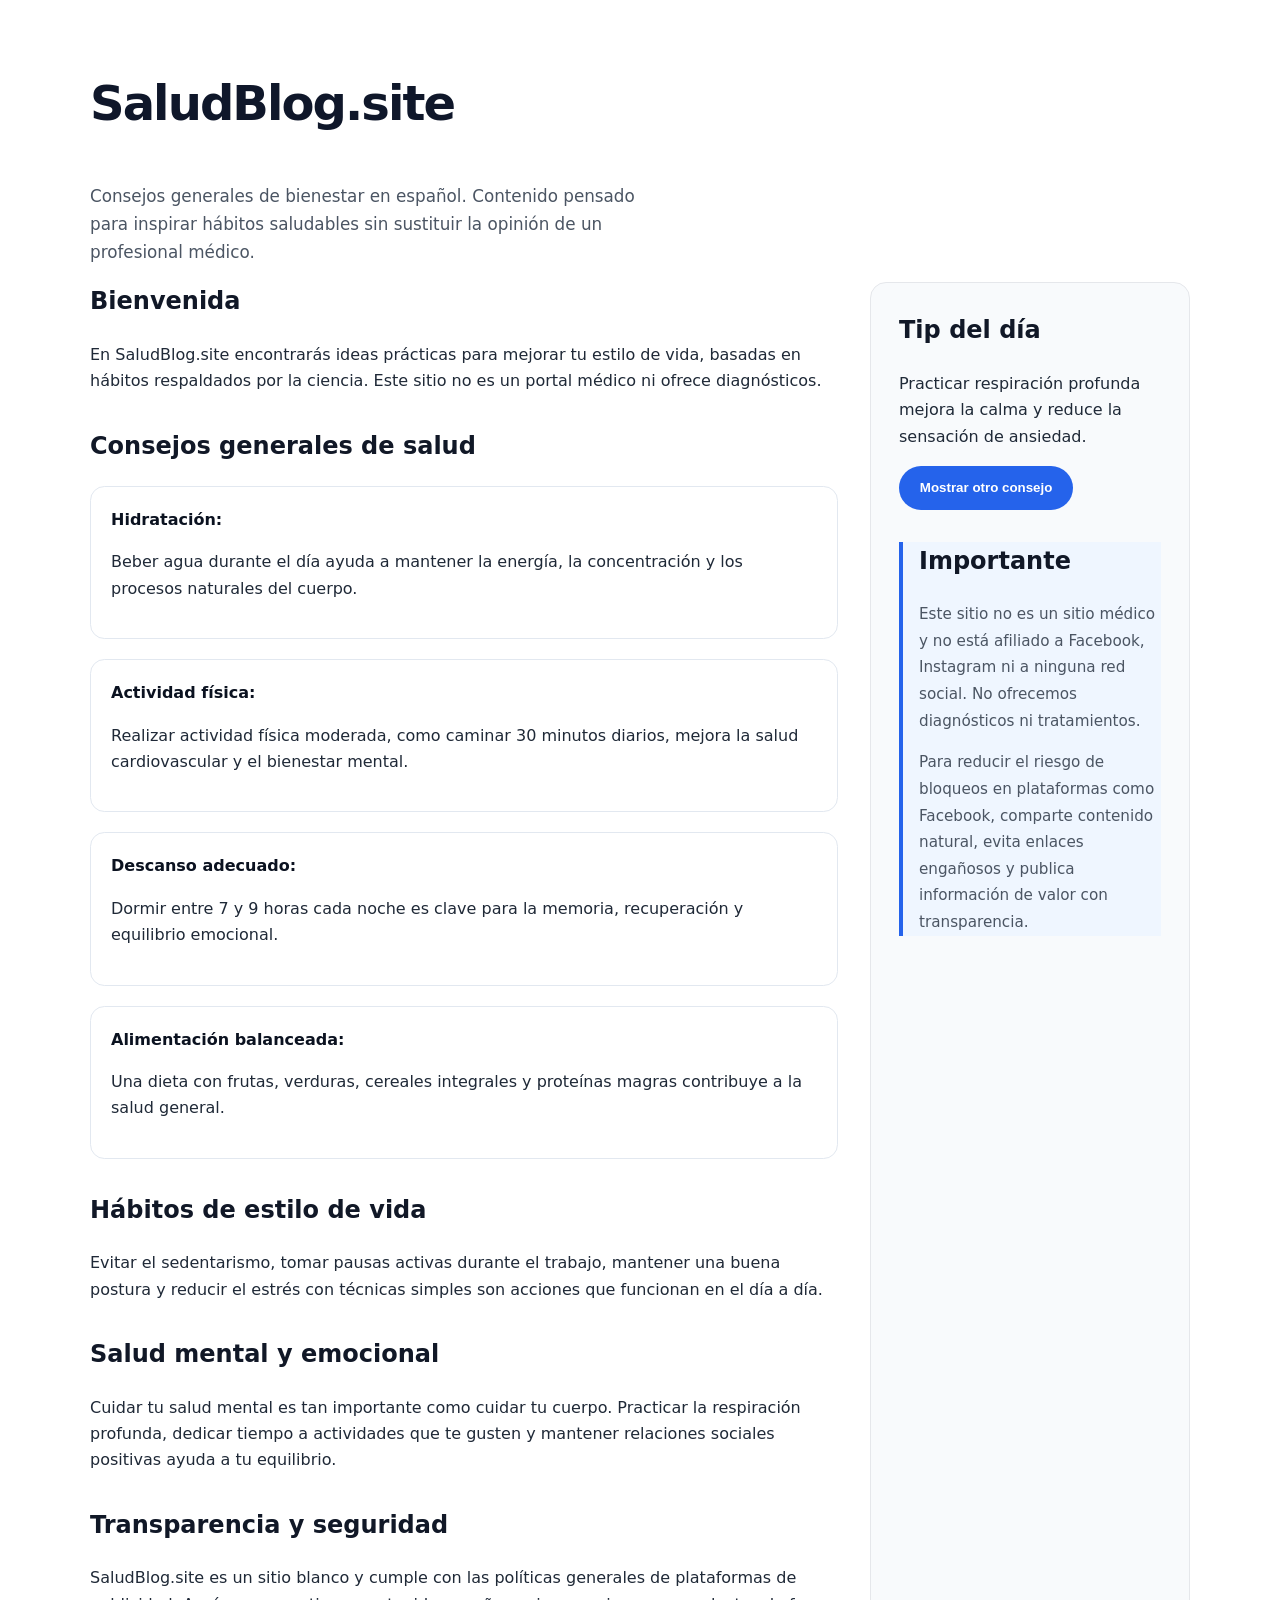
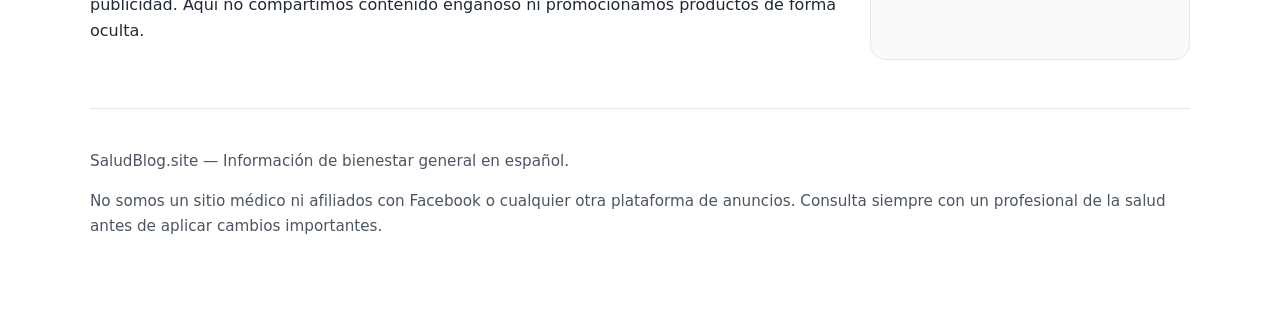
<file: index.html>
<!DOCTYPE html>
<html lang="es">
<head>
    <meta charset="UTF-8">
    <meta name="viewport" content="width=device-width, initial-scale=1.0">
    <meta name="description" content="SaludBlog.site ofrece consejos generales de salud en español, prácticos y validados científicamente, sin ser un sitio médico ni afiliado a Facebook.">
    <meta name="author" content="SaludBlog.site">
    <title>SaludBlog.site | Consejos generales de salud</title>
    <link rel="stylesheet" href="style.css">
    <meta name="facebook-domain-verification" content="hhbqtlywq6nyjk2agghingdvq5zoyb" />
</head>
<body>
    <div class="container">
        <header>
            <div class="intro">
                <h1>SaludBlog.site</h1>
                <p>Consejos generales de bienestar en español. Contenido pensado para inspirar hábitos saludables sin sustituir la opinión de un profesional médico.</p>
            </div>
        </header>

        <div class="main-grid">
            <article>
                <section>
                    <h2>Bienvenida</h2>
                    <p>En SaludBlog.site encontrarás ideas prácticas para mejorar tu estilo de vida, basadas en hábitos respaldados por la ciencia. Este sitio no es un portal médico ni ofrece diagnósticos.</p>
                </section>

                <section>
                    <h2>Consejos generales de salud</h2>
                    <div class="card-list">
                        <div class="card">
                            <strong>Hidratación:</strong>
                            <p>Beber agua durante el día ayuda a mantener la energía, la concentración y los procesos naturales del cuerpo.</p>
                        </div>
                        <div class="card">
                            <strong>Actividad física:</strong>
                            <p>Realizar actividad física moderada, como caminar 30 minutos diarios, mejora la salud cardiovascular y el bienestar mental.</p>
                        </div>
                        <div class="card">
                            <strong>Descanso adecuado:</strong>
                            <p>Dormir entre 7 y 9 horas cada noche es clave para la memoria, recuperación y equilibrio emocional.</p>
                        </div>
                        <div class="card">
                            <strong>Alimentación balanceada:</strong>
                            <p>Una dieta con frutas, verduras, cereales integrales y proteínas magras contribuye a la salud general.</p>
                        </div>
                    </div>
                </section>

                <section>
                    <h2>Hábitos de estilo de vida</h2>
                    <p>Evitar el sedentarismo, tomar pausas activas durante el trabajo, mantener una buena postura y reducir el estrés con técnicas simples son acciones que funcionan en el día a día.</p>
                </section>

                <section>
                    <h2>Salud mental y emocional</h2>
                    <p>Cuidar tu salud mental es tan importante como cuidar tu cuerpo. Practicar la respiración profunda, dedicar tiempo a actividades que te gusten y mantener relaciones sociales positivas ayuda a tu equilibrio.</p>
                </section>

                <section>
                    <h2>Transparencia y seguridad</h2>
                    <p>SaludBlog.site es un sitio blanco y cumple con las políticas generales de plataformas de publicidad. Aquí no compartimos contenido engañoso ni promocionamos productos de forma oculta.</p>
                </section>
            </article>

            <aside>
                <section>
                    <h2>Tip del día</h2>
                    <p id="daily-tip">Cargando consejo...</p>
                    <button id="refresh-tip">Mostrar otro consejo</button>
                </section>

                <section class="disclaimer">
                    <h2>Importante</h2>
                    <p class="note">Este sitio no es un sitio médico y no está afiliado a Facebook, Instagram ni a ninguna red social. No ofrecemos diagnósticos ni tratamientos.</p>
                    <p class="note">Para reducir el riesgo de bloqueos en plataformas como Facebook, comparte contenido natural, evita enlaces engañosos y publica información de valor con transparencia.</p>
                </section>
            </aside>
        </div>

        <footer>
            <p>SaludBlog.site — Información de bienestar general en español.</p>
            <p>No somos un sitio médico ni afiliados con Facebook o cualquier otra plataforma de anuncios. Consulta siempre con un profesional de la salud antes de aplicar cambios importantes.</p>
        </footer>
    </div>

    <script src="script.js"></script>
</body>
</html>
</file>
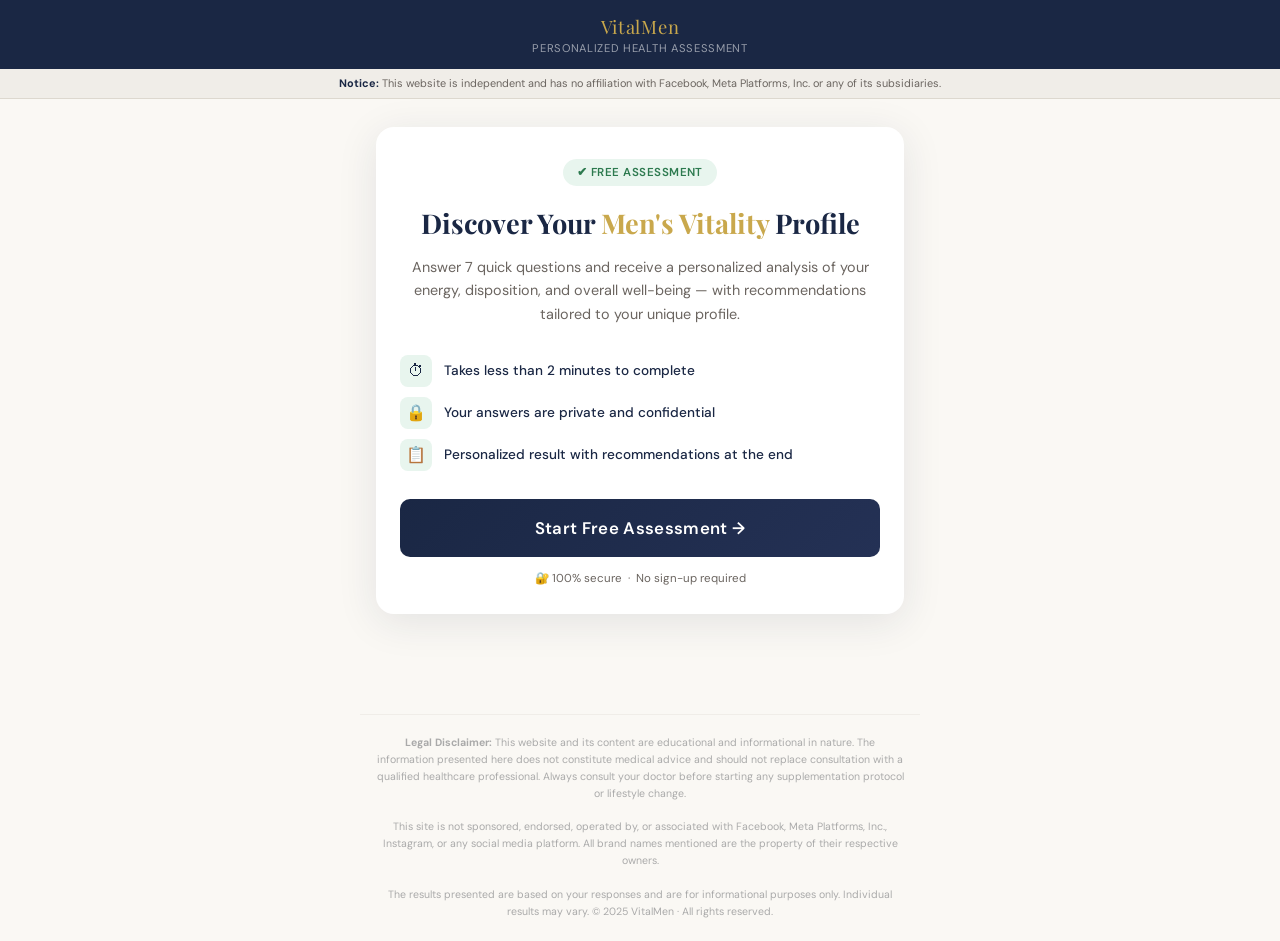
<file: hydrox-white.html>
<!DOCTYPE html>
<html lang="en">
<head>
<meta charset="UTF-8">
<meta name="viewport" content="width=device-width, initial-scale=1.0">
<title>Men's Health Assessment | Personalized Result</title>
<meta name="description" content="Answer 7 questions and discover your men's vitality profile with personalized recommendations.">
<link rel="preconnect" href="https://fonts.googleapis.com">
<link href="https://fonts.googleapis.com/css2?family=Playfair+Display:wght@600;700&family=DM+Sans:wght@300;400;500;600&display=swap" rel="stylesheet">
<style>
  :root {
    --navy: #1a2744;
    --navy-light: #243155;
    --gold: #c9a84c;
    --gold-light: #e4c97a;
    --cream: #faf8f4;
    --white: #ffffff;
    --gray-light: #f0ede8;
    --gray-mid: #c8c2b8;
    --gray-text: #6b6560;
    --green: #2d7a4f;
    --green-light: #e8f5ee;
    --shadow: 0 8px 40px rgba(26,39,68,0.10);
    --radius: 18px;
    --radius-sm: 10px;
  }
  * { box-sizing: border-box; margin: 0; padding: 0; }
  body { font-family: 'DM Sans', sans-serif; background: var(--cream); color: var(--navy); min-height: 100vh; }

  .header { background: var(--navy); padding: 14px 20px; text-align: center; position: sticky; top: 0; z-index: 100; }
  .header-logo { font-family: 'Playfair Display', serif; color: var(--gold); font-size: 1.15rem; letter-spacing: 0.04em; }
  .header-sub { color: rgba(255,255,255,0.55); font-size: 0.7rem; margin-top: 2px; letter-spacing: 0.06em; text-transform: uppercase; }

  .disclaimer-stripe { background: #f0ede8; border-bottom: 1px solid #ddd8cf; padding: 7px 20px; text-align: center; font-size: 0.68rem; color: var(--gray-text); line-height: 1.4; }
  .disclaimer-stripe strong { color: var(--navy); }

  .main { max-width: 560px; margin: 0 auto; padding: 28px 16px 60px; }

  .progress-wrap { margin-bottom: 28px; }
  .progress-meta { display: flex; justify-content: space-between; align-items: center; margin-bottom: 8px; }
  .progress-label { font-size: 0.75rem; color: var(--gray-text); font-weight: 500; letter-spacing: 0.04em; }
  .progress-pct { font-size: 0.75rem; font-weight: 600; color: var(--gold); }
  .progress-track { height: 6px; background: var(--gray-light); border-radius: 99px; overflow: hidden; }
  .progress-fill { height: 100%; background: linear-gradient(90deg, var(--gold), var(--gold-light)); border-radius: 99px; transition: width 0.5s cubic-bezier(.4,0,.2,1); }

  .card { background: var(--white); border-radius: var(--radius); box-shadow: var(--shadow); padding: 32px 24px 28px; animation: fadeUp 0.4s ease both; }
  @keyframes fadeUp { from { opacity:0; transform:translateY(18px); } to { opacity:1; transform:translateY(0); } }

  .q-number { display: inline-flex; align-items: center; gap: 6px; font-size: 0.72rem; font-weight: 600; color: var(--gold); text-transform: uppercase; letter-spacing: 0.08em; margin-bottom: 12px; }
  .q-number span { display: inline-block; width: 22px; height: 22px; background: var(--navy); color: var(--white); border-radius: 50%; text-align: center; line-height: 22px; font-size: 0.68rem; }
  .q-title { font-family: 'Playfair Display', serif; font-size: 1.28rem; font-weight: 700; color: var(--navy); line-height: 1.4; margin-bottom: 8px; }
  .q-subtitle { font-size: 0.82rem; color: var(--gray-text); margin-bottom: 24px; line-height: 1.5; }

  .options { display: flex; flex-direction: column; gap: 10px; }
  .opt-btn { display: flex; align-items: center; gap: 14px; padding: 14px 18px; border: 2px solid var(--gray-light); border-radius: var(--radius-sm); background: var(--cream); cursor: pointer; transition: all 0.22s ease; text-align: left; font-family: 'DM Sans', sans-serif; font-size: 0.9rem; color: var(--navy); font-weight: 500; line-height: 1.4; }
  .opt-btn:hover { border-color: var(--gold); background: #fdf9f0; transform: translateX(4px); }
  .opt-btn.selected { border-color: var(--navy); background: var(--navy); color: var(--white); }
  .opt-icon { font-size: 1.3rem; flex-shrink: 0; width: 32px; text-align: center; }

  .scale-wrap { margin-top: 8px; }
  .scale-labels { display: flex; justify-content: space-between; font-size: 0.7rem; color: var(--gray-text); margin-bottom: 10px; }
  .scale-btns { display: flex; gap: 8px; }
  .scale-btn { flex: 1; aspect-ratio: 1; max-width: 52px; border: 2px solid var(--gray-light); background: var(--cream); border-radius: var(--radius-sm); font-size: 0.9rem; font-weight: 600; color: var(--navy); cursor: pointer; transition: all 0.2s ease; font-family: 'DM Sans', sans-serif; }
  .scale-btn:hover { border-color: var(--gold); background: #fdf9f0; }
  .scale-btn.selected { background: var(--navy); color: var(--white); border-color: var(--navy); }

  .btn-next { width: 100%; margin-top: 22px; padding: 16px; background: linear-gradient(135deg, var(--navy), var(--navy-light)); color: var(--white); border: none; border-radius: var(--radius-sm); font-family: 'DM Sans', sans-serif; font-size: 1rem; font-weight: 600; cursor: pointer; letter-spacing: 0.02em; transition: all 0.22s ease; display: none; }
  .btn-next:hover { transform: translateY(-2px); box-shadow: 0 8px 24px rgba(26,39,68,0.2); }
  .btn-next.visible { display: block; animation: fadeUp 0.3s ease; }

  .intro-screen { text-align: center; }
  .intro-badge { display: inline-flex; align-items: center; gap: 6px; background: var(--green-light); color: var(--green); font-size: 0.72rem; font-weight: 600; padding: 6px 14px; border-radius: 99px; margin-bottom: 20px; letter-spacing: 0.04em; text-transform: uppercase; }
  .intro-title { font-family: 'Playfair Display', serif; font-size: 1.7rem; font-weight: 700; color: var(--navy); line-height: 1.3; margin-bottom: 14px; }
  .intro-title em { color: var(--gold); font-style: normal; }
  .intro-desc { font-size: 0.9rem; color: var(--gray-text); line-height: 1.65; margin-bottom: 28px; }
  .intro-features { display: flex; flex-direction: column; gap: 10px; margin-bottom: 28px; text-align: left; }
  .intro-feature { display: flex; align-items: center; gap: 12px; font-size: 0.85rem; color: var(--navy); font-weight: 500; }
  .intro-feature-icon { width: 32px; height: 32px; background: var(--green-light); border-radius: 8px; display: flex; align-items: center; justify-content: center; font-size: 1rem; flex-shrink: 0; }
  .btn-start { width: 100%; padding: 18px; background: linear-gradient(135deg, #1a2744, #243155); color: var(--white); border: none; border-radius: var(--radius-sm); font-family: 'DM Sans', sans-serif; font-size: 1.05rem; font-weight: 600; cursor: pointer; letter-spacing: 0.02em; transition: all 0.22s ease; position: relative; overflow: hidden; }
  .btn-start::after { content:''; position:absolute; inset:0; background:linear-gradient(135deg, var(--gold), var(--gold-light)); opacity:0; transition:opacity 0.3s ease; }
  .btn-start:hover::after { opacity:1; }
  .btn-start span { position:relative; z-index:1; }
  .intro-note { margin-top: 14px; font-size: 0.72rem; color: var(--gray-text); display: flex; align-items: center; justify-content: center; gap: 5px; }

  .loading-screen { text-align: center; padding: 20px 0; }
  .loading-title { font-family: 'Playfair Display', serif; font-size: 1.35rem; font-weight: 700; color: var(--navy); margin-bottom: 8px; }
  .loading-sub { font-size: 0.82rem; color: var(--gray-text); margin-bottom: 32px; }
  .loading-bar-wrap { background: var(--gray-light); border-radius: 99px; height: 8px; overflow: hidden; margin-bottom: 10px; }
  .loading-bar { height: 100%; width: 0%; background: linear-gradient(90deg, var(--navy), var(--gold)); border-radius: 99px; transition: width 0.4s ease; }
  .loading-status { font-size: 0.75rem; color: var(--gray-text); margin-bottom: 24px; min-height: 18px; }
  .loading-steps { display: flex; flex-direction: column; gap: 12px; text-align: left; }
  .loading-step { display: flex; align-items: center; gap: 12px; font-size: 0.82rem; color: var(--gray-text); transition: color 0.3s ease; }
  .loading-step.done { color: var(--green); }
  .loading-step-icon { width: 24px; height: 24px; border-radius: 50%; border: 2px solid var(--gray-mid); display: flex; align-items: center; justify-content: center; font-size: 0.7rem; transition: all 0.3s ease; flex-shrink: 0; }
  .loading-step.done .loading-step-icon { background: var(--green); border-color: var(--green); color: white; }

  .result-header { text-align: center; margin-bottom: 24px; }
  .result-score-wrap { display: inline-flex; flex-direction: column; align-items: center; gap: 4px; background: var(--navy); border-radius: 20px; padding: 20px 32px; margin-bottom: 16px; }
  .result-score-label { font-size: 0.7rem; color: rgba(255,255,255,0.6); text-transform: uppercase; letter-spacing: 0.08em; }
  .result-score-value { font-family: 'Playfair Display', serif; font-size: 2.4rem; font-weight: 700; color: var(--gold); line-height: 1; }
  .result-score-max { font-size: 0.8rem; color: rgba(255,255,255,0.5); }
  .result-profile { font-family: 'Playfair Display', serif; font-size: 1.5rem; font-weight: 700; color: var(--navy); margin-bottom: 8px; }
  .result-tagline { font-size: 0.85rem; color: var(--gray-text); line-height: 1.55; max-width: 380px; margin: 0 auto 24px; }

  .result-areas { display: flex; flex-direction: column; gap: 12px; margin-bottom: 24px; }
  .result-area { background: var(--cream); border-radius: var(--radius-sm); padding: 14px 16px; display: flex; align-items: center; gap: 12px; }
  .result-area-icon { font-size: 1.2rem; flex-shrink: 0; }
  .result-area-content { flex: 1; }
  .result-area-label { font-size: 0.78rem; font-weight: 600; color: var(--navy); margin-bottom: 4px; display: flex; justify-content: space-between; }
  .result-area-bar { height: 6px; background: var(--gray-light); border-radius: 99px; overflow: hidden; }
  .result-area-fill { height: 100%; border-radius: 99px; transition: width 1s ease 0.5s; }
  .fill-red { background: #e74c3c; }
  .fill-orange { background: #e67e22; }
  .fill-yellow { background: #f1c40f; }
  .fill-green { background: var(--green); }

  .result-highlight { background: linear-gradient(135deg, #fff9ee, #fff4dc); border: 1.5px solid var(--gold-light); border-radius: var(--radius-sm); padding: 18px 20px; margin-bottom: 24px; }
  .result-highlight-title { font-size: 0.78rem; font-weight: 600; color: var(--gold); text-transform: uppercase; letter-spacing: 0.06em; margin-bottom: 8px; }
  .result-highlight-text { font-size: 0.88rem; color: var(--navy); line-height: 1.6; }

  .result-cta { background: var(--navy); border-radius: var(--radius); padding: 24px 20px; text-align: center; margin-bottom: 16px; }
  .result-cta-tag { display: inline-block; background: var(--gold); color: var(--navy); font-size: 0.68rem; font-weight: 700; padding: 4px 12px; border-radius: 99px; margin-bottom: 12px; text-transform: uppercase; letter-spacing: 0.06em; }
  .result-cta-title { font-family: 'Playfair Display', serif; font-size: 1.25rem; color: var(--white); font-weight: 700; margin-bottom: 8px; line-height: 1.35; }
  .result-cta-desc { font-size: 0.82rem; color: rgba(255,255,255,0.65); margin-bottom: 20px; line-height: 1.55; }
  .btn-cta { display: block; width: 100%; padding: 17px; background: linear-gradient(135deg, var(--gold), var(--gold-light)); color: var(--navy); border: none; border-radius: var(--radius-sm); font-family: 'DM Sans', sans-serif; font-size: 1rem; font-weight: 700; cursor: pointer; text-decoration: none; transition: all 0.22s ease; letter-spacing: 0.01em; }
  .btn-cta:hover { transform: translateY(-2px); box-shadow: 0 8px 24px rgba(201,168,76,0.35); }
  .result-cta-secure { margin-top: 12px; font-size: 0.7rem; color: rgba(255,255,255,0.4); display: flex; align-items: center; justify-content: center; gap: 5px; }

  .result-social-proof { display: flex; align-items: center; justify-content: center; gap: 8px; font-size: 0.75rem; color: var(--gray-text); margin-bottom: 20px; }
  .avatars { display: flex; }
  .avatar { width: 26px; height: 26px; border-radius: 50%; border: 2px solid white; background: var(--navy-light); color: var(--gold); font-size: 0.6rem; font-weight: 700; display: flex; align-items: center; justify-content: center; margin-left: -6px; }
  .avatar:first-child { margin-left: 0; }

  .footer-disclaimer { margin-top: 40px; padding: 20px 16px; border-top: 1px solid var(--gray-light); font-size: 0.66rem; color: #aaa; text-align: center; line-height: 1.6; max-width: 560px; margin-left: auto; margin-right: auto; }

  .hidden { display: none !important; }

  @media (max-width: 400px) {
    .q-title { font-size: 1.12rem; }
    .intro-title { font-size: 1.4rem; }
    .card { padding: 24px 18px 22px; }
    .scale-btns { gap: 5px; }
  }
</style>
</head>
<body>

<header class="header">
  <div class="header-logo">VitalMen</div>
  <div class="header-sub">Personalized Health Assessment</div>
</header>

<div class="disclaimer-stripe">
  <strong>Notice:</strong> This website is independent and has no affiliation with Facebook, Meta Platforms, Inc. or any of its subsidiaries.
</div>

<div class="main">

  <div id="screen-intro" class="card intro-screen">
    <div class="intro-badge">✔ Free Assessment</div>
    <h1 class="intro-title">Discover Your <em>Men's Vitality</em> Profile</h1>
    <p class="intro-desc">Answer 7 quick questions and receive a personalized analysis of your energy, disposition, and overall well-being — with recommendations tailored to your unique profile.</p>
    <div class="intro-features">
      <div class="intro-feature">
        <div class="intro-feature-icon">⏱</div>
        <span>Takes less than 2 minutes to complete</span>
      </div>
      <div class="intro-feature">
        <div class="intro-feature-icon">🔒</div>
        <span>Your answers are private and confidential</span>
      </div>
      <div class="intro-feature">
        <div class="intro-feature-icon">📋</div>
        <span>Personalized result with recommendations at the end</span>
      </div>
    </div>
    <button class="btn-start" onclick="startQuiz()"><span>Start Free Assessment →</span></button>
    <p class="intro-note">🔐 100% secure &nbsp;·&nbsp; No sign-up required</p>
  </div>

  <div id="progress-wrap" class="progress-wrap hidden">
    <div class="progress-meta">
      <span class="progress-label" id="progress-label">Question 1 of 7</span>
      <span class="progress-pct" id="progress-pct">14%</span>
    </div>
    <div class="progress-track">
      <div class="progress-fill" id="progress-fill" style="width:14%"></div>
    </div>
  </div>

  <div id="screen-quiz" class="hidden"></div>

  <div id="screen-loading" class="card loading-screen hidden">
    <div class="loading-title">Analyzing your responses…</div>
    <div class="loading-sub">Please wait while we build your personalized profile</div>
    <div class="loading-bar-wrap">
      <div class="loading-bar" id="loading-bar"></div>
    </div>
    <div class="loading-status" id="loading-status">Starting analysis…</div>
    <div class="loading-steps">
      <div class="loading-step" id="ls-1"><div class="loading-step-icon">1</div> Evaluating energy levels and daily disposition</div>
      <div class="loading-step" id="ls-2"><div class="loading-step-icon">2</div> Analyzing sleep patterns and recovery quality</div>
      <div class="loading-step" id="ls-3"><div class="loading-step-icon">3</div> Calculating vitality indicators</div>
      <div class="loading-step" id="ls-4"><div class="loading-step-icon">4</div> Generating personalized recommendations</div>
    </div>
  </div>

  <div id="screen-result" class="hidden"></div>

</div>

<div class="footer-disclaimer">
  <p><strong>Legal Disclaimer:</strong> This website and its content are educational and informational in nature. The information presented here does not constitute medical advice and should not replace consultation with a qualified healthcare professional. Always consult your doctor before starting any supplementation protocol or lifestyle change.</p>
  <br>
  <p>This site is not sponsored, endorsed, operated by, or associated with Facebook, Meta Platforms, Inc., Instagram, or any social media platform. All brand names mentioned are the property of their respective owners.</p>
  <br>
  <p>The results presented are based on your responses and are for informational purposes only. Individual results may vary. © 2025 VitalMen · All rights reserved.</p>
</div>

<script>
const questions = [
  {
    id: 1, type: 'options', tag: 'Energy & Drive',
    title: 'How would you describe your energy levels throughout the day?',
    subtitle: 'Think about your typical routine over the past 2 weeks.',
    options: [
      { icon: '⚡', text: 'Excellent — I feel active, sharp, and productive', value: 4 },
      { icon: '😊', text: 'Good — stable energy for most of the day', value: 3 },
      { icon: '😐', text: 'Average — frequent highs and lows during the day', value: 2 },
      { icon: '😔', text: 'Low — I feel tired and drained almost all the time', value: 1 },
    ]
  },
  {
    id: 2, type: 'options', tag: 'Sleep & Recovery',
    title: 'How would you rate the quality of your sleep most nights?',
    subtitle: 'Consider how easily you fall asleep and how you feel upon waking.',
    options: [
      { icon: '😴', text: 'Excellent — I sleep deeply and wake up refreshed', value: 4 },
      { icon: '🌙', text: 'Good — decent sleep, but occasionally wake up tired', value: 3 },
      { icon: '💤', text: 'Inconsistent — restless or interrupted sleep frequently', value: 2 },
      { icon: '😫', text: 'Poor — I have great difficulty sleeping or feeling rested', value: 1 },
    ]
  },
  {
    id: 3, type: 'scale', tag: 'Motivation & Well-being',
    title: 'How would you rate your motivation and interest in activities you used to enjoy?',
    subtitle: 'On a scale from 1 (very low) to 5 (very high)',
    scaleMin: 'Very low', scaleMax: 'Very high',
  },
  {
    id: 4, type: 'options', tag: 'Strength & Physical',
    title: 'How do you feel about your physical strength and stamina for daily tasks?',
    subtitle: 'Climbing stairs, carrying groceries, exercising.',
    options: [
      { icon: '💪', text: 'Excellent — I feel strong and physically capable', value: 4 },
      { icon: '🏃', text: 'Good — I handle daily activities without difficulty', value: 3 },
      { icon: '🚶', text: 'Average — I get tired more easily than I used to', value: 2 },
      { icon: '😓', text: 'Weak — I have noticeably lost strength and endurance', value: 1 },
    ]
  },
  {
    id: 5, type: 'options', tag: 'Mood & Mind',
    title: 'Over the past 30 days, how has your emotional state and focus been?',
    subtitle: 'Include mental clarity, concentration, and emotional balance.',
    options: [
      { icon: '😎', text: 'Excellent — sharp focus and stable mood consistently', value: 4 },
      { icon: '🙂', text: 'Good — I feel balanced most days', value: 3 },
      { icon: '😶', text: 'Average — frequent irritability or difficulty concentrating', value: 2 },
      { icon: '😞', text: 'Difficult — low mood and trouble staying focused', value: 1 },
    ]
  },
  {
    id: 6, type: 'options', tag: 'Lifestyle',
    title: 'How would you describe your current diet and exercise habits?',
    subtitle: 'Be honest about your general health routines.',
    options: [
      { icon: '🥗', text: 'Balanced — I eat well and exercise regularly', value: 4 },
      { icon: '🍽️', text: 'Reasonable — I try to take care of myself, but not always consistently', value: 3 },
      { icon: '🍔', text: 'Irregular — my diet and exercise habits could be much better', value: 2 },
      { icon: '😅', text: 'I need to significantly improve both areas', value: 1 },
    ]
  },
  {
    id: 7, type: 'scale', tag: 'Overall Self-Assessment',
    title: 'Overall, how do you rate your current health and male vitality?',
    subtitle: 'On a scale from 1 (need a lot of improvement) to 5 (excellent)',
    scaleMin: 'Need improvement', scaleMax: 'Excellent',
  },
];

let currentQ = 0;
let answers = [];

function startQuiz() {
  document.getElementById('screen-intro').classList.add('hidden');
  document.getElementById('progress-wrap').classList.remove('hidden');
  renderQuestion();
}

function renderQuestion() {
  const q = questions[currentQ];
  const pct = Math.round(((currentQ + 1) / questions.length) * 100);
  document.getElementById('progress-label').textContent = `Question ${currentQ + 1} of ${questions.length}`;
  document.getElementById('progress-pct').textContent = pct + '%';
  document.getElementById('progress-fill').style.width = pct + '%';

  let html = `<div class="card"><div class="q-number"><span>${currentQ + 1}</span> ${q.tag}</div><h2 class="q-title">${q.title}</h2><p class="q-subtitle">${q.subtitle}</p>`;

  if (q.type === 'options') {
    html += `<div class="options">`;
    q.options.forEach(opt => {
      html += `<button class="opt-btn" onclick="selectOption(this,${opt.value})"><span class="opt-icon">${opt.icon}</span><span>${opt.text}</span></button>`;
    });
    html += `</div>`;
  } else {
    html += `<div class="scale-wrap"><div class="scale-labels"><span>${q.scaleMin}</span><span>${q.scaleMax}</span></div><div class="scale-btns">`;
    for (let v = 1; v <= 5; v++) html += `<button class="scale-btn" onclick="selectScale(this,${v})">${v}</button>`;
    html += `</div></div>`;
  }

  html += `<button class="btn-next" id="btn-next" onclick="nextQuestion()">Next →</button></div>`;

  const screen = document.getElementById('screen-quiz');
  screen.innerHTML = html;
  screen.classList.remove('hidden');
  window.scrollTo({ top: 0, behavior: 'smooth' });
}

function selectOption(el, value) {
  document.querySelectorAll('.opt-btn').forEach(b => b.classList.remove('selected'));
  el.classList.add('selected');
  answers[currentQ] = value;
  document.getElementById('btn-next').classList.add('visible');
}

function selectScale(el, value) {
  document.querySelectorAll('.scale-btn').forEach(b => b.classList.remove('selected'));
  el.classList.add('selected');
  answers[currentQ] = Math.round((value / 5) * 4);
  document.getElementById('btn-next').classList.add('visible');
}

function nextQuestion() {
  currentQ++;
  if (currentQ >= questions.length) showLoading();
  else renderQuestion();
}

function showLoading() {
  document.getElementById('screen-quiz').classList.add('hidden');
  document.getElementById('progress-wrap').classList.add('hidden');
  const ls = document.getElementById('screen-loading');
  ls.classList.remove('hidden');
  window.scrollTo({ top: 0, behavior: 'smooth' });

  const bar = document.getElementById('loading-bar');
  const status = document.getElementById('loading-status');
  const steps = ['ls-1','ls-2','ls-3','ls-4'];
  const msgs = [
    'Evaluating energy levels and daily disposition…',
    'Analyzing sleep patterns and recovery quality…',
    'Calculating vitality indicators…',
    'Generating personalized recommendations…',
    'Finalizing your profile…'
  ];
  let progress = 0, stepIdx = 0;

  const iv = setInterval(() => {
    progress += Math.random() * 18 + 8;
    if (progress > 100) progress = 100;
    bar.style.width = progress + '%';
    status.textContent = msgs[Math.min(Math.floor((progress/100)*msgs.length), msgs.length-1)];
    const ns = Math.floor((progress/100)*steps.length);
    while (stepIdx < ns && stepIdx < steps.length) {
      document.getElementById(steps[stepIdx]).classList.add('done');
      stepIdx++;
    }
    if (progress >= 100) { clearInterval(iv); setTimeout(showResult, 600); }
  }, 300);
}

function showResult() {
  const score = answers.reduce((a,b)=>a+b,0);
  const maxScore = questions.length * 4;
  const pct = Math.round((score / maxScore) * 100);

  let profile, tagline, highlight;
  if (pct >= 80) {
    profile = 'Alpha Profile — Peak Vitality';
    tagline = "Your indicators show an excellent level of men's health. You're on the right track! Small optimizations can take your performance to the next level.";
    highlight = "Men with your profile typically look to amplify their existing results. The ideal focus is maintaining consistency and accelerating gains in energy and vitality you've already built.";
  } else if (pct >= 60) {
    profile = 'Beta Profile — Moderate Vitality';
    tagline = "You have a solid foundation, but there are specific areas where your vitality can be elevated with the right adjustments.";
    highlight = "Men with your profile frequently find that small changes in routine create big results in energy, drive, and overall well-being — often within a short time.";
  } else if (pct >= 40) {
    profile = 'Sigma Profile — Attention Recommended';
    tagline = "Your assessment reveals that some essential aspects of men's health deserve attention. There is significant potential for improvement available to you.";
    highlight = "For men with your profile, there is a real opportunity to reclaim energy, drive, and well-being with the right strategies and proper support.";
  } else {
    profile = 'Omega Profile — Support Needed';
    tagline = "Your profile indicates that multiple aspects of your vitality need support. The good news: it is entirely possible to turn this around.";
    highlight = "Many men with a profile similar to yours achieved a significant transformation by adopting a structured men's vitality recovery protocol.";
  }

  const areaData = [
    { label: 'Energy & Drive', icon: '⚡', val: answers[0]||2, max:4 },
    { label: 'Sleep Quality', icon: '🌙', val: answers[1]||2, max:4 },
    { label: 'Motivation & Well-being', icon: '🔥', val: answers[2]||2, max:4 },
    { label: 'Physical Strength', icon: '💪', val: answers[3]||2, max:4 },
    { label: 'Mood & Mental Focus', icon: '🧠', val: answers[4]||2, max:4 },
  ];

  function getColor(v,m){const p=v/m;return p>=.75?'fill-green':p>=.5?'fill-yellow':p>=.25?'fill-orange':'fill-red';}

  const areasHtml = areaData.map(a=>{
    const w=Math.round((a.val/a.max)*100);
    return `<div class="result-area"><span class="result-area-icon">${a.icon}</span><div class="result-area-content"><div class="result-area-label"><span>${a.label}</span><span>${w}%</span></div><div class="result-area-bar"><div class="result-area-fill ${getColor(a.val,a.max)}" style="width:${w}%"></div></div></div></div>`;
  }).join('');

  const html = `
    <div class="card">
      <div class="result-header">
        <div class="result-score-wrap">
          <span class="result-score-label">Vitality Score</span>
          <span class="result-score-value">${pct}</span>
          <span class="result-score-max">out of 100 points</span>
        </div>
        <h2 class="result-profile">${profile}</h2>
        <p class="result-tagline">${tagline}</p>
      </div>
      <div class="result-areas">${areasHtml}</div>
      <div class="result-highlight">
        <div class="result-highlight-title">📋 Your Profile Analysis</div>
        <p class="result-highlight-text">${highlight}</p>
      </div>
      <div class="result-social-proof">
        <div class="avatars">
          <div class="avatar">JT</div><div class="avatar">MR</div><div class="avatar">AS</div><div class="avatar">+</div>
        </div>
        <span>+2,400 men have already received their result today</span>
      </div>
      <div class="result-cta">
        <span class="result-cta-tag">✦ Recommended for your profile</span>
        <h3 class="result-cta-title">Personalized Men's Vitality Protocol</h3>
        <p class="result-cta-desc">Based on your profile, we've prepared a specific protocol for men with your characteristics — focused on energy, drive, and male well-being.</p>
        <a class="btn-cta" href="https://buy.stripe.com/9B67sN72y0prelAgxc8EM0d" target="_blank" rel="noopener noreferrer">See My Personalized Protocol →</a>
        <div class="result-cta-secure">🔒 Secure checkout &nbsp;·&nbsp; Instant access &nbsp;·&nbsp; Guarantee included</div>
      </div>
      <div style="font-size:0.72rem;color:var(--gray-text);text-align:center;line-height:1.5;margin-top:8px;">
        This site has no affiliation with Facebook or Meta Platforms, Inc.<br>
        Recommendations are based on your response profile and are for informational purposes only.
      </div>
    </div>
  `;

  document.getElementById('screen-loading').classList.add('hidden');
  const rs = document.getElementById('screen-result');
  rs.innerHTML = html;
  rs.classList.remove('hidden');
  window.scrollTo({ top: 0, behavior: 'smooth' });

  setTimeout(() => {
    document.querySelectorAll('.result-area-fill').forEach(el => {
      const w = el.style.width; el.style.width = '0%';
      setTimeout(() => { el.style.width = w; }, 100);
    });
  }, 200);
}
</script>
</body>
</html>
</file>
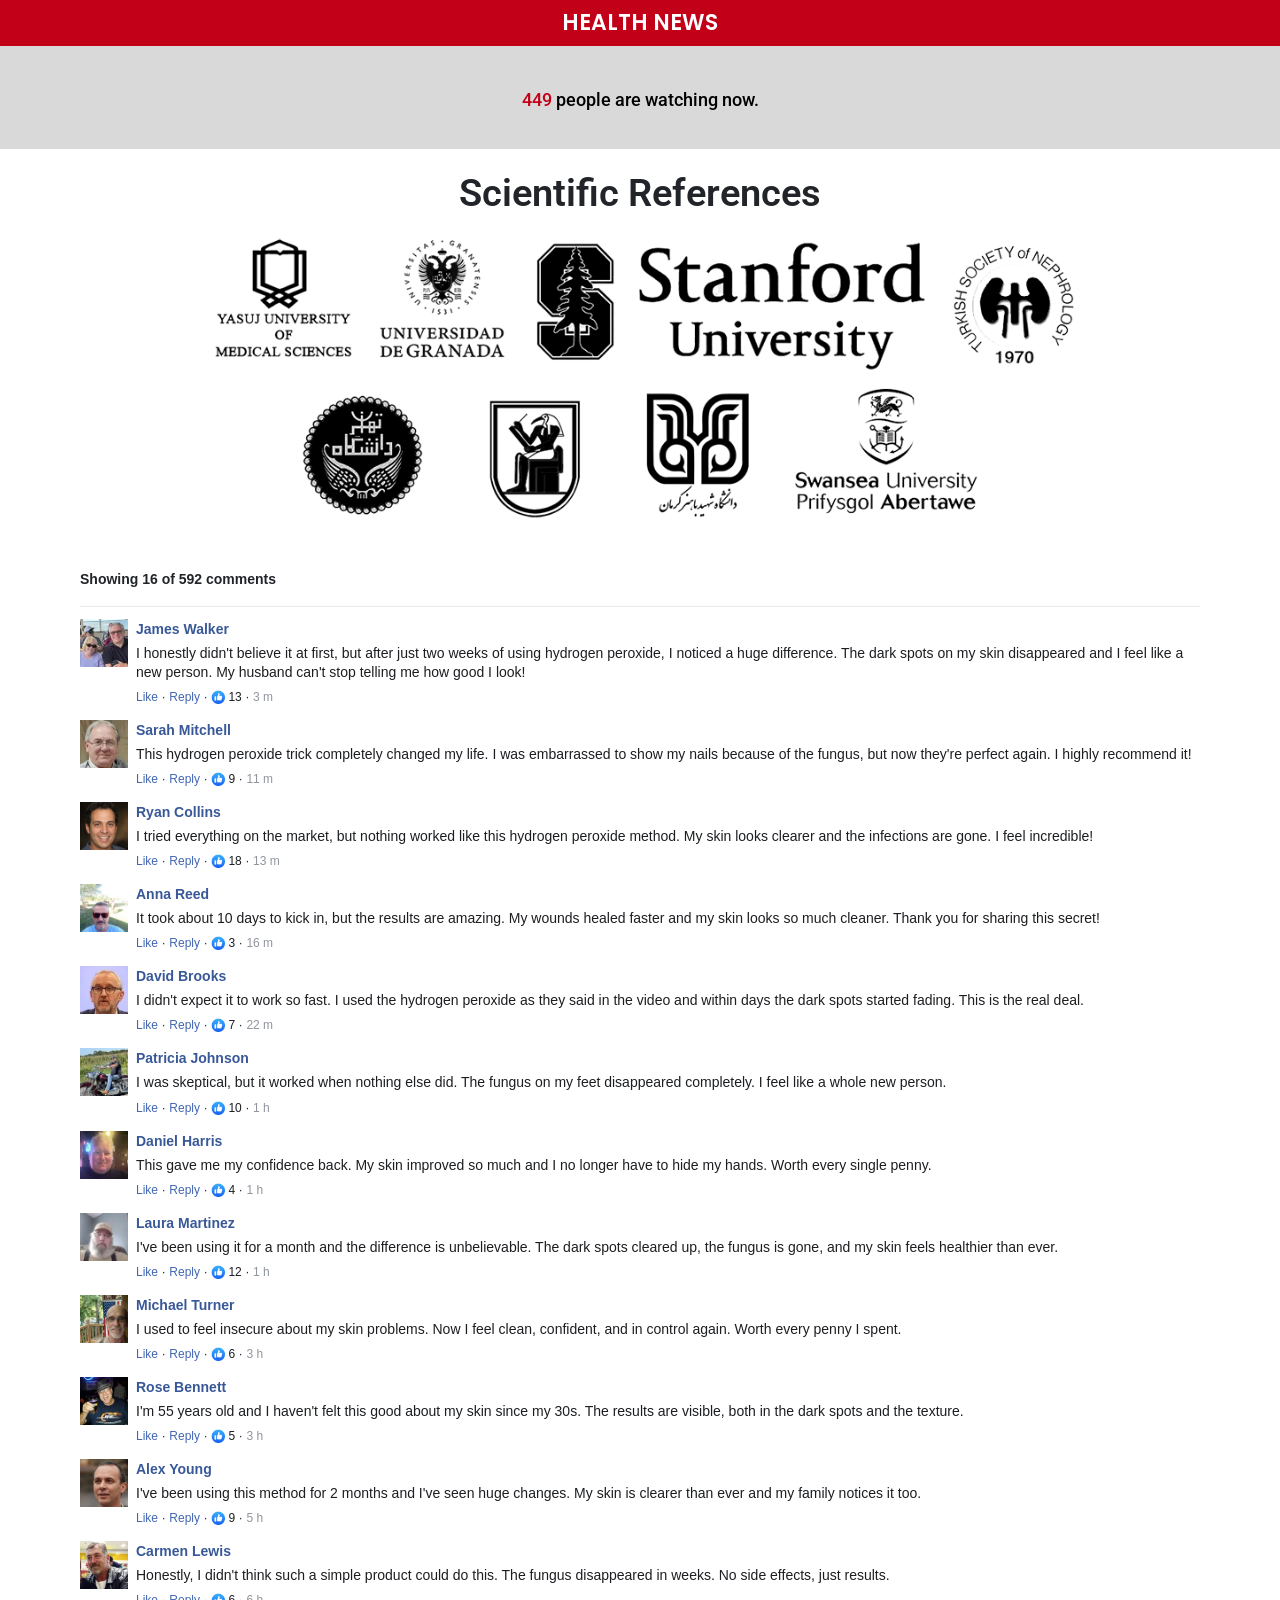
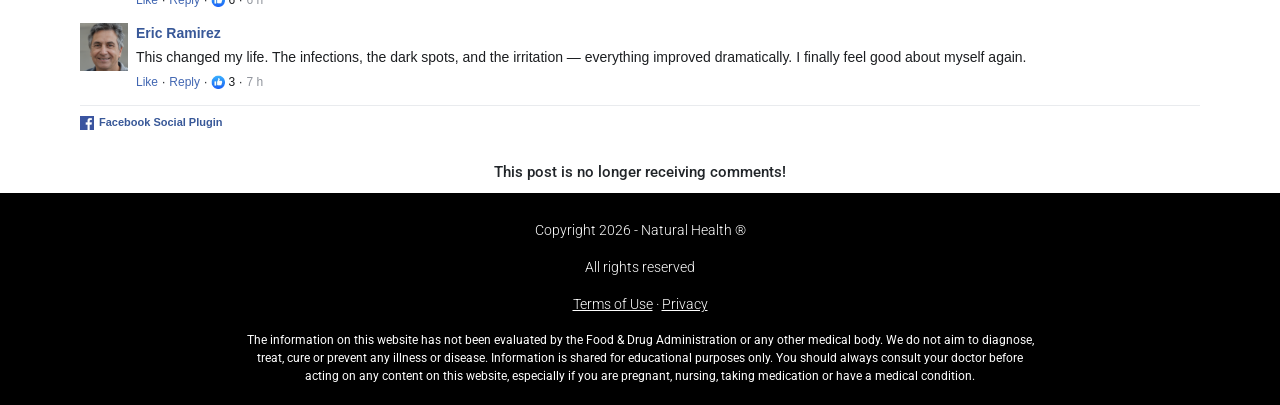
<file: hydrox.html>
<!DOCTYPE html>
<html lang="en" dir="ltr">
<head>
  <meta charset="UTF-8">
  <meta name="viewport" content="width=device-width,initial-scale=1,shrink-to-fit=no">
  <title>Watch Now</title>
  <meta name="robots" content="noindex, nofollow">
  <meta name="description" content="Watch Now">
  <meta property="og:type" content="website">
  <meta property="og:title" content="Watch Now">
  <meta property="og:description" content="Watch Now">
  <link rel="preconnect" href="https://fonts.googleapis.com">
  <link rel="preconnect" href="https://fonts.gstatic.com" crossorigin>
  <link href="https://fonts.googleapis.com/css2?family=Montserrat:ital,wght@0,400;0,600;0,700;0,800;0,900;1,700;1,800;1,900&family=Poppins:wght@600;700;800&family=Roboto:wght@300;400;500;600;700&display=swap" rel="stylesheet">
  <link rel="stylesheet" href="https://cdn.jsdelivr.net/npm/bootstrap@5.3.3/dist/css/bootstrap.min.css">
  <link rel="stylesheet" href="https://cdn.jsdelivr.net/npm/bootstrap-icons@1.11.3/font/bootstrap-icons.min.css">
  
  
<script>
  window.pixelId = "69c2c389da734dc742b4e57a";
  var a = document.createElement("script");
  a.setAttribute("async", "");
  a.setAttribute("defer", "");
  a.setAttribute("src", "https://cdn.utmify.com.br/scripts/pixel/pixel.js");
  document.head.appendChild(a);
</script>
  <script>
  const link = 'https://mzcursos.com/back01-hydro-eng/';

  function setBackRedirect(url) {
    const sourceParams = document.location.search.replace('?', '').trim();
    let finalUrl = url.trim();

    if (sourceParams) {
      const separator = finalUrl.indexOf('?') > -1 ? '&' : '?';
      finalUrl = finalUrl + separator + sourceParams;
    }

    history.pushState({}, '', location.href);
    history.pushState({}, '', location.href);
    history.pushState({}, '', location.href);

    window.addEventListener('popstate', () => {
      console.log('onpopstate', finalUrl);
      setTimeout(() => {
        location.href = finalUrl;
      }, 1);
    });
  }

  setBackRedirect(link);
</script>

  <style>
    body { font-family:'Roboto',sans-serif; margin:0; padding:0; -webkit-font-smoothing:antialiased; overflow-x:hidden; background:#ffffff; user-select:none; }
    .top-banner { background:#c20017; padding:10px; text-align:center; }
    .top-banner h3 { font-family:'Poppins',sans-serif; font-weight:600; font-size:22px; line-height:26px; color:#fff; margin:0; }
    @media(max-width:480px){ .top-banner{padding:5px 10px} .top-banner h3{font-size:14px;line-height:20px} }
    .vsl-section { background:#d9d9d9; padding:20px; }
    @media(max-width:480px){ .vsl-section{padding:10px} }
    .vsl-headline { font-family:'Poppins',sans-serif; font-weight:700; font-size:24px; line-height:32px; text-align:center; color:#000; padding:0 10px 10px; }
    .vsl-headline span { color:#c20017; }
    @media(max-width:480px){ .vsl-headline{font-size:15px;line-height:22px} }
    .vsl-player { width:100%; padding:10px 0; }
    .vsl-player vturb-smartplayer { display:block; margin:0 auto; width:100%; }
    .watchers-text { text-align:center; font-size:18px; font-weight:500; color:#000; padding:0 10px; }
    .watchers-text span { color:#c20017; }
    @media(max-width:480px){ .watchers-text{font-size:15px;line-height:20px} }
    .products-outer { background:#d9d9d9; padding:20px 10px 40px; }
    @media(max-width:480px){ .products-outer{background:#000;padding:10px 8px 20px} }
    .product-box { background:#fff; border:1px solid #ccc; border-radius:20px; box-shadow:14px 12px 20px -12px rgba(0,0,0,.23); padding:35px 0; max-width:1140px; margin:0 auto; }
    @media(max-width:480px){ .product-box{padding:20px 10px} }
    .congrats-title { font-family:'Poppins',sans-serif; font-weight:800; font-size:36px; line-height:42px; text-align:center; color:#038a49; padding:0 20px; animation:zoomPulse 2s ease-in-out infinite; }
    .congrats-title .black { color:#000; }
    @keyframes zoomPulse { 0%,100%{transform:scale(1)} 50%{transform:scale(1.03)} }
    @media(max-width:480px){ .congrats-title{font-size:22px;line-height:29px;padding:0 5px} }
    .orders-text { font-family:'Poppins',sans-serif; font-weight:600; font-size:24px; text-align:center; color:#000; padding:10px 20px; }
    .orders-text span { color:#c20017; }
    @media(max-width:480px){ .orders-text{font-size:18px;line-height:30px;padding:0 5px} }
    .claim-title { font-family:'Poppins',sans-serif; font-weight:600; font-size:36px; text-align:center; color:#000; padding:50px 20px 20px; }
    .claim-title span { color:#c20017; }
    @media(max-width:480px){ .claim-title{font-size:22px;line-height:28px;padding:20px 5px 10px} }
    .faq-wrap { padding:40px 20px 0; }
    @media(max-width:480px){ .faq-wrap{padding:20px 5px 0} }
    .faq-wrap .acc-item { background:#f7f8fa; border-radius:10px; overflow:hidden; margin-bottom:12px; }
    .faq-wrap .acc-title { display:flex; justify-content:space-between; align-items:center; padding:15px 20px; cursor:pointer; font-family:'Poppins',sans-serif; font-weight:600; font-size:22px; user-select:none; }
    @media(max-width:480px){ .faq-wrap .acc-title{font-size:16px} }
    .faq-wrap .acc-icon { font-size:20px; color:#038a49; font-weight:700; transition:transform .3s; }
    .faq-wrap .acc-title.active .acc-icon { transform:rotate(45deg); }
    .faq-wrap .acc-body { max-height:0; overflow:hidden; transition:max-height .4s ease,padding .4s ease; padding:0 20px; font-family:'Roboto',sans-serif; font-weight:400; font-size:15px; line-height:1.6; }
    .faq-wrap .acc-body.open { max-height:300px; padding:0 20px 15px; }
    @media(max-width:480px){ .faq-wrap .acc-body{font-size:12px} }
    .references { text-align:center; padding:20px; }
    .references h2 { font-family:'Roboto',sans-serif; font-weight:600; font-size:38px; line-height:48px; }
    @media(max-width:480px){ .references h2{font-size:26px;line-height:32px} }
    .references img { width:70%; margin:0 auto; }
    @media(max-width:480px){ .references img{width:100%} }
    .comments-wrap { background:#fff; max-width:1140px; margin:0 auto; padding:20px 10px; }
    .co-header { font-family:Helvetica,Arial,sans-serif; font-weight:600; font-size:14px; border-bottom:1px solid #e9ebee; padding-bottom:16px; margin-bottom:12px; }
    .fb-comment { display:flex; align-items:flex-start; gap:8px; margin-bottom:14px; }
    .fb-avatar { width:48px; height:48px; flex-shrink:0; overflow:hidden; }
    .fb-avatar img { width:100%; height:100%; object-fit:cover; }
    .fb-user { color:#385898; font-weight:600; font-size:14px; font-family:Helvetica,Arial,sans-serif; text-transform:capitalize; }
    .fb-text { color:#1c1e21; font-size:14px; font-weight:400; font-family:Helvetica,Arial,sans-serif; line-height:19.12px; margin:4px 0 6px; word-break:break-word; }
    .fb-meta { display:flex; align-items:center; gap:4px; font-size:12px; font-family:Helvetica,Arial,sans-serif; }
    .fb-meta .act { color:#4267b2; cursor:pointer; }
    .fb-meta .act:hover { text-decoration:underline; }
    .fb-meta .likes { display:flex; align-items:center; gap:3px; color:#1c1e21; }
    .fb-meta .likes img { width:14px; height:14px; }
    .fb-meta .time { color:#90949c; }
    .co-footer { border-top:1px solid #e9ebee; padding-top:8px; display:flex; align-items:center; gap:5px; }
    .co-footer img { width:14px; height:14px; }
    .co-footer span { color:#385898; font-weight:600; font-family:Helvetica,Arial,sans-serif; font-size:11px; }
    .no-comments { text-align:center; font-size:15px; font-weight:500; padding:10px; background:#fff; max-width:1140px; margin:0 auto; }
    @media(max-width:480px){ .no-comments{font-size:13px} }
    .site-footer { background:#000; color:#fff; text-align:center; padding:20px 10px; font-size:14px; font-weight:300; }
    .site-footer p { margin-top:7px; }
    .site-footer a { color:#fff; }
    .site-footer a:hover { opacity:.75; }
    .site-footer .disc { font-size:12px; max-width:800px; margin:10px auto 0; line-height:1.5; font-weight:400; }
    @media(max-width:480px){ .site-footer{font-size:12px} .site-footer .disc{font-size:11px} }
    .atomicat-delay { display:none; }
    @media(max-width:600px){ .item-img{padding-top:12px;padding-bottom:14px} .item-img img{max-width:82%;height:auto;margin:10px auto 14px;display:block} .item-img .supply{margin-bottom:6px;font-size:.85rem} }
  </style>
</head>
<body>

  <!-- 1. RED TOP BANNER -->
  <div class="top-banner">
    <h3>HEALTH NEWS</h3>
  </div>

  <!-- 2. VSL SECTION -->
  <div class="vsl-section">
    <div class="container">
      <div class="vsl-player">
        <vturb-smartplayer id="ab-69c100f11107eefdea83c22c" style="display:block;margin:0 auto;width:100%;"></vturb-smartplayer>
        <script>var s=document.createElement("script");s.src="https://scripts.converteai.net/5b1fb3f8-51aa-44d0-af87-715d1007f2be/ab-test/69c100f11107eefdea83c22c/player.js",s.async=!0,document.head.appendChild(s);</script>
      </div>
      <p class="watchers-text"><span id="watcherCount">559</span> people are watching now.</p>
    </div>
  </div>

  <!-- 3. SCIENTIFIC REFERENCES -->
  <div class="references">
    <h2>Scientific References</h2>
    <img src="assets/FrxGnK2689358.png" alt="Scientific References">
  </div>

  <!-- 4. COMMENTS -->
  <div class="comments-wrap">
    <div class="co-header">Showing 16 of 592 comments</div>
    <div class="fb-comment"><div class="fb-avatar"><img src="assets/FpbsYL7882844.webp" alt=""></div><div><div class="fb-user">James Walker</div><div class="fb-text">I honestly didn't believe it at first, but after just two weeks of using hydrogen peroxide, I noticed a huge difference. The dark spots on my skin disappeared and I feel like a new person. My husband can't stop telling me how good I look!</div><div class="fb-meta"><span class="act">Like</span><span class="dot">·</span><span class="act">Reply</span><span class="dot">·</span><span class="likes"><img src="assets/fblike.webp" alt="">13</span><span class="dot">·</span><span class="time">3 m</span></div></div></div>
    <div class="fb-comment"><div class="fb-avatar"><img src="assets/IaGIjr8150094.webp" alt=""></div><div><div class="fb-user">Sarah Mitchell</div><div class="fb-text">This hydrogen peroxide trick completely changed my life. I was embarrassed to show my nails because of the fungus, but now they're perfect again. I highly recommend it!</div><div class="fb-meta"><span class="act">Like</span><span class="dot">·</span><span class="act">Reply</span><span class="dot">·</span><span class="likes"><img src="assets/fblike.webp" alt="">9</span><span class="dot">·</span><span class="time">11 m</span></div></div></div>
    <div class="fb-comment"><div class="fb-avatar"><img src="assets/15374bf.jpeg" alt=""></div><div><div class="fb-user">Ryan Collins</div><div class="fb-text">I tried everything on the market, but nothing worked like this hydrogen peroxide method. My skin looks clearer and the infections are gone. I feel incredible!</div><div class="fb-meta"><span class="act">Like</span><span class="dot">·</span><span class="act">Reply</span><span class="dot">·</span><span class="likes"><img src="assets/fblike.webp" alt="">18</span><span class="dot">·</span><span class="time">13 m</span></div></div></div>
    <div class="fb-comment"><div class="fb-avatar"><img src="assets/iyDkSp8150094.webp" alt=""></div><div><div class="fb-user">Anna Reed</div><div class="fb-text">It took about 10 days to kick in, but the results are amazing. My wounds healed faster and my skin looks so much cleaner. Thank you for sharing this secret!</div><div class="fb-meta"><span class="act">Like</span><span class="dot">·</span><span class="act">Reply</span><span class="dot">·</span><span class="likes"><img src="assets/fblike.webp" alt="">3</span><span class="dot">·</span><span class="time">16 m</span></div></div></div>
    <div class="fb-comment"><div class="fb-avatar"><img src="assets/yNogej8150094.webp" alt=""></div><div><div class="fb-user">David Brooks</div><div class="fb-text">I didn't expect it to work so fast. I used the hydrogen peroxide as they said in the video and within days the dark spots started fading. This is the real deal.</div><div class="fb-meta"><span class="act">Like</span><span class="dot">·</span><span class="act">Reply</span><span class="dot">·</span><span class="likes"><img src="assets/fblike.webp" alt="">7</span><span class="dot">·</span><span class="time">22 m</span></div></div></div>
    <div class="fb-comment"><div class="fb-avatar"><img src="assets/kjSqPR4172226.webp" alt=""></div><div><div class="fb-user">Patricia Johnson</div><div class="fb-text">I was skeptical, but it worked when nothing else did. The fungus on my feet disappeared completely. I feel like a whole new person.</div><div class="fb-meta"><span class="act">Like</span><span class="dot">·</span><span class="act">Reply</span><span class="dot">·</span><span class="likes"><img src="assets/fblike.webp" alt="">10</span><span class="dot">·</span><span class="time">1 h</span></div></div></div>
    <div class="fb-comment"><div class="fb-avatar"><img src="assets/rMmyYF4172226.webp" alt=""></div><div><div class="fb-user">Daniel Harris</div><div class="fb-text">This gave me my confidence back. My skin improved so much and I no longer have to hide my hands. Worth every single penny.</div><div class="fb-meta"><span class="act">Like</span><span class="dot">·</span><span class="act">Reply</span><span class="dot">·</span><span class="likes"><img src="assets/fblike.webp" alt="">4</span><span class="dot">·</span><span class="time">1 h</span></div></div></div>
    <div class="fb-comment"><div class="fb-avatar"><img src="assets/InCxFy4172226.webp" alt=""></div><div><div class="fb-user">Laura Martinez</div><div class="fb-text">I've been using it for a month and the difference is unbelievable. The dark spots cleared up, the fungus is gone, and my skin feels healthier than ever.</div><div class="fb-meta"><span class="act">Like</span><span class="dot">·</span><span class="act">Reply</span><span class="dot">·</span><span class="likes"><img src="assets/fblike.webp" alt="">12</span><span class="dot">·</span><span class="time">1 h</span></div></div></div>
    <div class="fb-comment"><div class="fb-avatar"><img src="assets/aYvYEx4172226.webp" alt=""></div><div><div class="fb-user">Michael Turner</div><div class="fb-text">I used to feel insecure about my skin problems. Now I feel clean, confident, and in control again. Worth every penny I spent.</div><div class="fb-meta"><span class="act">Like</span><span class="dot">·</span><span class="act">Reply</span><span class="dot">·</span><span class="likes"><img src="assets/fblike.webp" alt="">6</span><span class="dot">·</span><span class="time">3 h</span></div></div></div>
    <div class="fb-comment"><div class="fb-avatar"><img src="assets/qnegib4172226.webp" alt=""></div><div><div class="fb-user">Rose Bennett</div><div class="fb-text">I'm 55 years old and I haven't felt this good about my skin since my 30s. The results are visible, both in the dark spots and the texture.</div><div class="fb-meta"><span class="act">Like</span><span class="dot">·</span><span class="act">Reply</span><span class="dot">·</span><span class="likes"><img src="assets/fblike.webp" alt="">5</span><span class="dot">·</span><span class="time">3 h</span></div></div></div>
    <div class="fb-comment"><div class="fb-avatar"><img src="assets/RJmwhX2149658.jpeg" alt=""></div><div><div class="fb-user">Alex Young</div><div class="fb-text">I've been using this method for 2 months and I've seen huge changes. My skin is clearer than ever and my family notices it too.</div><div class="fb-meta"><span class="act">Like</span><span class="dot">·</span><span class="act">Reply</span><span class="dot">·</span><span class="likes"><img src="assets/fblike.webp" alt="">9</span><span class="dot">·</span><span class="time">5 h</span></div></div></div>
    <div class="fb-comment"><div class="fb-avatar"><img src="assets/sPEeua1670390.jpeg" alt=""></div><div><div class="fb-user">Carmen Lewis</div><div class="fb-text">Honestly, I didn't think such a simple product could do this. The fungus disappeared in weeks. No side effects, just results.</div><div class="fb-meta"><span class="act">Like</span><span class="dot">·</span><span class="act">Reply</span><span class="dot">·</span><span class="likes"><img src="assets/fblike.webp" alt="">6</span><span class="dot">·</span><span class="time">6 h</span></div></div></div>
    <div class="fb-comment"><div class="fb-avatar"><img src="assets/giSlwc2121270.jpeg" alt=""></div><div><div class="fb-user">Eric Ramirez</div><div class="fb-text">This changed my life. The infections, the dark spots, and the irritation — everything improved dramatically. I finally feel good about myself again.</div><div class="fb-meta"><span class="act">Like</span><span class="dot">·</span><span class="act">Reply</span><span class="dot">·</span><span class="likes"><img src="assets/fblike.webp" alt="">3</span><span class="dot">·</span><span class="time">7 h</span></div></div></div>
    <div class="co-footer"><img src="assets/fblogo.webp" alt="Facebook"><span>Facebook Social Plugin</span></div>
  </div>
  <p class="no-comments">This post is no longer receiving comments!</p>

  <!-- 5. FOOTER -->
  <footer class="site-footer">
    <p>Copyright 2026 - Natural Health &reg;</p>
    <p>All rights reserved</p>
    <p><a href="terms.html">Terms of Use</a> &middot; <a href="privacy.html">Privacy</a></p>
    <p class="disc">The information on this website has not been evaluated by the Food &amp; Drug Administration or any other medical body. We do not aim to diagnose, treat, cure or prevent any illness or disease. Information is shared for educational purposes only. You should always consult your doctor before acting on any content on this website, especially if you are pregnant, nursing, taking medication or have a medical condition.</p>
  </footer>

  <script src="https://cdn.jsdelivr.net/npm/bootstrap@5.3.3/dist/js/bootstrap.bundle.min.js"></script>
  <script>
    document.getElementById('watcherCount').textContent=Math.floor(Math.random()*301)+400;
    setTimeout(function(){var el=document.querySelector('.atomicat-delay');if(el)el.style.display='block'},100);
  </script>
</body>
</html>
</file>
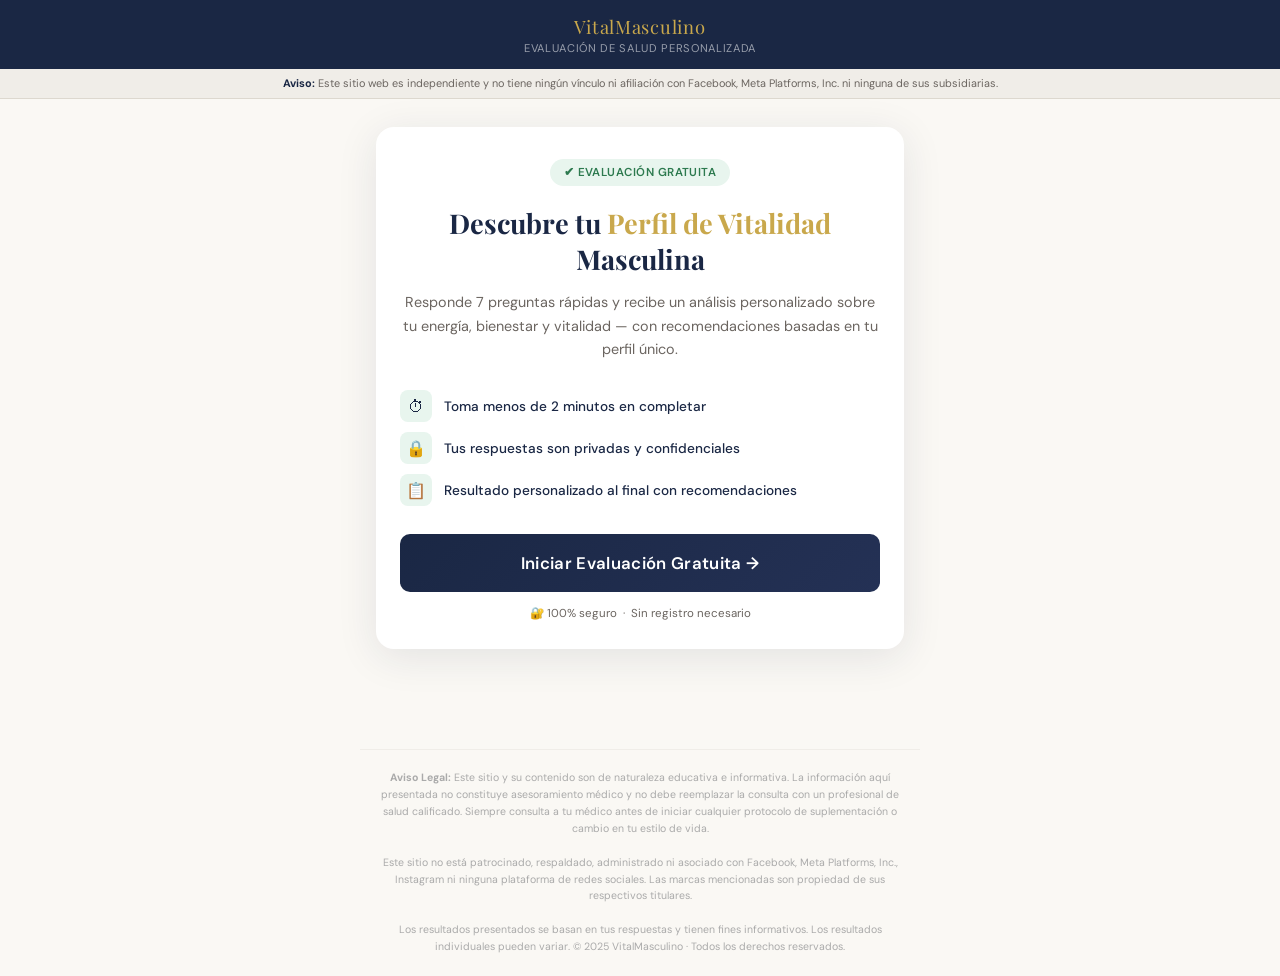
<file: perox-white.html>
<!DOCTYPE html>
<html lang="es">
<head>
<meta charset="UTF-8">
<meta name="viewport" content="width=device-width, initial-scale=1.0">
<title>Evaluación de Salud Masculina | Resultado Personalizado</title>
<meta name="description" content="Responde 7 preguntas y descubre tu perfil de salud masculina con recomendaciones personalizadas.">
<link rel="preconnect" href="https://fonts.googleapis.com">
<link href="https://fonts.googleapis.com/css2?family=Playfair+Display:wght@600;700&family=DM+Sans:wght@300;400;500;600&display=swap" rel="stylesheet">
<style>
  :root {
    --navy: #1a2744;
    --navy-light: #243155;
    --gold: #c9a84c;
    --gold-light: #e4c97a;
    --cream: #faf8f4;
    --white: #ffffff;
    --gray-light: #f0ede8;
    --gray-mid: #c8c2b8;
    --gray-text: #6b6560;
    --green: #2d7a4f;
    --green-light: #e8f5ee;
    --shadow: 0 8px 40px rgba(26,39,68,0.10);
    --radius: 18px;
    --radius-sm: 10px;
  }
  * { box-sizing: border-box; margin: 0; padding: 0; }
  body { font-family: 'DM Sans', sans-serif; background: var(--cream); color: var(--navy); min-height: 100vh; }

  .header { background: var(--navy); padding: 14px 20px; text-align: center; position: sticky; top: 0; z-index: 100; }
  .header-logo { font-family: 'Playfair Display', serif; color: var(--gold); font-size: 1.15rem; letter-spacing: 0.04em; }
  .header-sub { color: rgba(255,255,255,0.55); font-size: 0.7rem; margin-top: 2px; letter-spacing: 0.06em; text-transform: uppercase; }

  .disclaimer-stripe { background: #f0ede8; border-bottom: 1px solid #ddd8cf; padding: 7px 20px; text-align: center; font-size: 0.68rem; color: var(--gray-text); line-height: 1.4; }
  .disclaimer-stripe strong { color: var(--navy); }

  .main { max-width: 560px; margin: 0 auto; padding: 28px 16px 60px; }

  .progress-wrap { margin-bottom: 28px; }
  .progress-meta { display: flex; justify-content: space-between; align-items: center; margin-bottom: 8px; }
  .progress-label { font-size: 0.75rem; color: var(--gray-text); font-weight: 500; letter-spacing: 0.04em; }
  .progress-pct { font-size: 0.75rem; font-weight: 600; color: var(--gold); }
  .progress-track { height: 6px; background: var(--gray-light); border-radius: 99px; overflow: hidden; }
  .progress-fill { height: 100%; background: linear-gradient(90deg, var(--gold), var(--gold-light)); border-radius: 99px; transition: width 0.5s cubic-bezier(.4,0,.2,1); }

  .card { background: var(--white); border-radius: var(--radius); box-shadow: var(--shadow); padding: 32px 24px 28px; animation: fadeUp 0.4s ease both; }
  @keyframes fadeUp { from { opacity:0; transform:translateY(18px); } to { opacity:1; transform:translateY(0); } }

  .q-number { display: inline-flex; align-items: center; gap: 6px; font-size: 0.72rem; font-weight: 600; color: var(--gold); text-transform: uppercase; letter-spacing: 0.08em; margin-bottom: 12px; }
  .q-number span { display: inline-block; width: 22px; height: 22px; background: var(--navy); color: var(--white); border-radius: 50%; text-align: center; line-height: 22px; font-size: 0.68rem; }
  .q-title { font-family: 'Playfair Display', serif; font-size: 1.28rem; font-weight: 700; color: var(--navy); line-height: 1.4; margin-bottom: 8px; }
  .q-subtitle { font-size: 0.82rem; color: var(--gray-text); margin-bottom: 24px; line-height: 1.5; }

  .options { display: flex; flex-direction: column; gap: 10px; }
  .opt-btn { display: flex; align-items: center; gap: 14px; padding: 14px 18px; border: 2px solid var(--gray-light); border-radius: var(--radius-sm); background: var(--cream); cursor: pointer; transition: all 0.22s ease; text-align: left; font-family: 'DM Sans', sans-serif; font-size: 0.9rem; color: var(--navy); font-weight: 500; line-height: 1.4; }
  .opt-btn:hover { border-color: var(--gold); background: #fdf9f0; transform: translateX(4px); }
  .opt-btn.selected { border-color: var(--navy); background: var(--navy); color: var(--white); }
  .opt-icon { font-size: 1.3rem; flex-shrink: 0; width: 32px; text-align: center; }

  .scale-wrap { margin-top: 8px; }
  .scale-labels { display: flex; justify-content: space-between; font-size: 0.7rem; color: var(--gray-text); margin-bottom: 10px; }
  .scale-btns { display: flex; gap: 8px; }
  .scale-btn { flex: 1; aspect-ratio: 1; max-width: 52px; border: 2px solid var(--gray-light); background: var(--cream); border-radius: var(--radius-sm); font-size: 0.9rem; font-weight: 600; color: var(--navy); cursor: pointer; transition: all 0.2s ease; font-family: 'DM Sans', sans-serif; }
  .scale-btn:hover { border-color: var(--gold); background: #fdf9f0; }
  .scale-btn.selected { background: var(--navy); color: var(--white); border-color: var(--navy); }

  .btn-next { width: 100%; margin-top: 22px; padding: 16px; background: linear-gradient(135deg, var(--navy), var(--navy-light)); color: var(--white); border: none; border-radius: var(--radius-sm); font-family: 'DM Sans', sans-serif; font-size: 1rem; font-weight: 600; cursor: pointer; letter-spacing: 0.02em; transition: all 0.22s ease; display: none; }
  .btn-next:hover { transform: translateY(-2px); box-shadow: 0 8px 24px rgba(26,39,68,0.2); }
  .btn-next.visible { display: block; animation: fadeUp 0.3s ease; }

  .intro-screen { text-align: center; }
  .intro-badge { display: inline-flex; align-items: center; gap: 6px; background: var(--green-light); color: var(--green); font-size: 0.72rem; font-weight: 600; padding: 6px 14px; border-radius: 99px; margin-bottom: 20px; letter-spacing: 0.04em; text-transform: uppercase; }
  .intro-title { font-family: 'Playfair Display', serif; font-size: 1.7rem; font-weight: 700; color: var(--navy); line-height: 1.3; margin-bottom: 14px; }
  .intro-title em { color: var(--gold); font-style: normal; }
  .intro-desc { font-size: 0.9rem; color: var(--gray-text); line-height: 1.65; margin-bottom: 28px; }
  .intro-features { display: flex; flex-direction: column; gap: 10px; margin-bottom: 28px; text-align: left; }
  .intro-feature { display: flex; align-items: center; gap: 12px; font-size: 0.85rem; color: var(--navy); font-weight: 500; }
  .intro-feature-icon { width: 32px; height: 32px; background: var(--green-light); border-radius: 8px; display: flex; align-items: center; justify-content: center; font-size: 1rem; flex-shrink: 0; }
  .btn-start { width: 100%; padding: 18px; background: linear-gradient(135deg, #1a2744, #243155); color: var(--white); border: none; border-radius: var(--radius-sm); font-family: 'DM Sans', sans-serif; font-size: 1.05rem; font-weight: 600; cursor: pointer; letter-spacing: 0.02em; transition: all 0.22s ease; position: relative; overflow: hidden; }
  .btn-start::after { content:''; position:absolute; inset:0; background:linear-gradient(135deg, var(--gold), var(--gold-light)); opacity:0; transition:opacity 0.3s ease; }
  .btn-start:hover::after { opacity:1; }
  .btn-start span { position:relative; z-index:1; }
  .intro-note { margin-top: 14px; font-size: 0.72rem; color: var(--gray-text); display: flex; align-items: center; justify-content: center; gap: 5px; }

  .loading-screen { text-align: center; padding: 20px 0; }
  .loading-title { font-family: 'Playfair Display', serif; font-size: 1.35rem; font-weight: 700; color: var(--navy); margin-bottom: 8px; }
  .loading-sub { font-size: 0.82rem; color: var(--gray-text); margin-bottom: 32px; }
  .loading-bar-wrap { background: var(--gray-light); border-radius: 99px; height: 8px; overflow: hidden; margin-bottom: 10px; }
  .loading-bar { height: 100%; width: 0%; background: linear-gradient(90deg, var(--navy), var(--gold)); border-radius: 99px; transition: width 0.4s ease; }
  .loading-status { font-size: 0.75rem; color: var(--gray-text); margin-bottom: 24px; min-height: 18px; }
  .loading-steps { display: flex; flex-direction: column; gap: 12px; text-align: left; }
  .loading-step { display: flex; align-items: center; gap: 12px; font-size: 0.82rem; color: var(--gray-text); transition: color 0.3s ease; }
  .loading-step.done { color: var(--green); }
  .loading-step-icon { width: 24px; height: 24px; border-radius: 50%; border: 2px solid var(--gray-mid); display: flex; align-items: center; justify-content: center; font-size: 0.7rem; transition: all 0.3s ease; flex-shrink: 0; }
  .loading-step.done .loading-step-icon { background: var(--green); border-color: var(--green); color: white; }

  .result-header { text-align: center; margin-bottom: 24px; }
  .result-score-wrap { display: inline-flex; flex-direction: column; align-items: center; gap: 4px; background: var(--navy); border-radius: 20px; padding: 20px 32px; margin-bottom: 16px; }
  .result-score-label { font-size: 0.7rem; color: rgba(255,255,255,0.6); text-transform: uppercase; letter-spacing: 0.08em; }
  .result-score-value { font-family: 'Playfair Display', serif; font-size: 2.4rem; font-weight: 700; color: var(--gold); line-height: 1; }
  .result-score-max { font-size: 0.8rem; color: rgba(255,255,255,0.5); }
  .result-profile { font-family: 'Playfair Display', serif; font-size: 1.5rem; font-weight: 700; color: var(--navy); margin-bottom: 8px; }
  .result-tagline { font-size: 0.85rem; color: var(--gray-text); line-height: 1.55; max-width: 380px; margin: 0 auto 24px; }

  .result-areas { display: flex; flex-direction: column; gap: 12px; margin-bottom: 24px; }
  .result-area { background: var(--cream); border-radius: var(--radius-sm); padding: 14px 16px; display: flex; align-items: center; gap: 12px; }
  .result-area-icon { font-size: 1.2rem; flex-shrink: 0; }
  .result-area-content { flex: 1; }
  .result-area-label { font-size: 0.78rem; font-weight: 600; color: var(--navy); margin-bottom: 4px; display: flex; justify-content: space-between; }
  .result-area-bar { height: 6px; background: var(--gray-light); border-radius: 99px; overflow: hidden; }
  .result-area-fill { height: 100%; border-radius: 99px; transition: width 1s ease 0.5s; }
  .fill-red { background: #e74c3c; }
  .fill-orange { background: #e67e22; }
  .fill-yellow { background: #f1c40f; }
  .fill-green { background: var(--green); }

  .result-highlight { background: linear-gradient(135deg, #fff9ee, #fff4dc); border: 1.5px solid var(--gold-light); border-radius: var(--radius-sm); padding: 18px 20px; margin-bottom: 24px; }
  .result-highlight-title { font-size: 0.78rem; font-weight: 600; color: var(--gold); text-transform: uppercase; letter-spacing: 0.06em; margin-bottom: 8px; }
  .result-highlight-text { font-size: 0.88rem; color: var(--navy); line-height: 1.6; }

  .result-cta { background: var(--navy); border-radius: var(--radius); padding: 24px 20px; text-align: center; margin-bottom: 16px; }
  .result-cta-tag { display: inline-block; background: var(--gold); color: var(--navy); font-size: 0.68rem; font-weight: 700; padding: 4px 12px; border-radius: 99px; margin-bottom: 12px; text-transform: uppercase; letter-spacing: 0.06em; }
  .result-cta-title { font-family: 'Playfair Display', serif; font-size: 1.25rem; color: var(--white); font-weight: 700; margin-bottom: 8px; line-height: 1.35; }
  .result-cta-desc { font-size: 0.82rem; color: rgba(255,255,255,0.65); margin-bottom: 20px; line-height: 1.55; }
  .btn-cta { display: block; width: 100%; padding: 17px; background: linear-gradient(135deg, var(--gold), var(--gold-light)); color: var(--navy); border: none; border-radius: var(--radius-sm); font-family: 'DM Sans', sans-serif; font-size: 1rem; font-weight: 700; cursor: pointer; text-decoration: none; transition: all 0.22s ease; letter-spacing: 0.01em; }
  .btn-cta:hover { transform: translateY(-2px); box-shadow: 0 8px 24px rgba(201,168,76,0.35); }
  .result-cta-secure { margin-top: 12px; font-size: 0.7rem; color: rgba(255,255,255,0.4); display: flex; align-items: center; justify-content: center; gap: 5px; }

  .result-social-proof { display: flex; align-items: center; justify-content: center; gap: 8px; font-size: 0.75rem; color: var(--gray-text); margin-bottom: 20px; }
  .avatars { display: flex; }
  .avatar { width: 26px; height: 26px; border-radius: 50%; border: 2px solid white; background: var(--navy-light); color: var(--gold); font-size: 0.6rem; font-weight: 700; display: flex; align-items: center; justify-content: center; margin-left: -6px; }
  .avatar:first-child { margin-left: 0; }

  .footer-disclaimer { margin-top: 40px; padding: 20px 16px; border-top: 1px solid var(--gray-light); font-size: 0.66rem; color: #aaa; text-align: center; line-height: 1.6; max-width: 560px; margin-left: auto; margin-right: auto; }

  .hidden { display: none !important; }

  @media (max-width: 400px) {
    .q-title { font-size: 1.12rem; }
    .intro-title { font-size: 1.4rem; }
    .card { padding: 24px 18px 22px; }
    .scale-btns { gap: 5px; }
  }
</style>
</head>
<body>

<header class="header">
  <div class="header-logo">VitalMasculino</div>
  <div class="header-sub">Evaluación de Salud Personalizada</div>
</header>

<div class="disclaimer-stripe">
  <strong>Aviso:</strong> Este sitio web es independiente y no tiene ningún vínculo ni afiliación con Facebook, Meta Platforms, Inc. ni ninguna de sus subsidiarias.
</div>

<div class="main">

  <div id="screen-intro" class="card intro-screen">
    <div class="intro-badge">✔ Evaluación Gratuita</div>
    <h1 class="intro-title">Descubre tu <em>Perfil de Vitalidad</em> Masculina</h1>
    <p class="intro-desc">Responde 7 preguntas rápidas y recibe un análisis personalizado sobre tu energía, bienestar y vitalidad — con recomendaciones basadas en tu perfil único.</p>
    <div class="intro-features">
      <div class="intro-feature">
        <div class="intro-feature-icon">⏱</div>
        <span>Toma menos de 2 minutos en completar</span>
      </div>
      <div class="intro-feature">
        <div class="intro-feature-icon">🔒</div>
        <span>Tus respuestas son privadas y confidenciales</span>
      </div>
      <div class="intro-feature">
        <div class="intro-feature-icon">📋</div>
        <span>Resultado personalizado al final con recomendaciones</span>
      </div>
    </div>
    <button class="btn-start" onclick="startQuiz()"><span>Iniciar Evaluación Gratuita →</span></button>
    <p class="intro-note">🔐 100% seguro &nbsp;·&nbsp; Sin registro necesario</p>
  </div>

  <div id="progress-wrap" class="progress-wrap hidden">
    <div class="progress-meta">
      <span class="progress-label" id="progress-label">Pregunta 1 de 7</span>
      <span class="progress-pct" id="progress-pct">14%</span>
    </div>
    <div class="progress-track">
      <div class="progress-fill" id="progress-fill" style="width:14%"></div>
    </div>
  </div>

  <div id="screen-quiz" class="hidden"></div>

  <div id="screen-loading" class="card loading-screen hidden">
    <div class="loading-title">Analizando tus respuestas…</div>
    <div class="loading-sub">Espera mientras creamos tu perfil personalizado</div>
    <div class="loading-bar-wrap">
      <div class="loading-bar" id="loading-bar"></div>
    </div>
    <div class="loading-status" id="loading-status">Iniciando análisis…</div>
    <div class="loading-steps">
      <div class="loading-step" id="ls-1"><div class="loading-step-icon">1</div> Evaluando nivel de energía y disposición</div>
      <div class="loading-step" id="ls-2"><div class="loading-step-icon">2</div> Analizando patrones de sueño y recuperación</div>
      <div class="loading-step" id="ls-3"><div class="loading-step-icon">3</div> Calculando indicadores de vitalidad</div>
      <div class="loading-step" id="ls-4"><div class="loading-step-icon">4</div> Generando recomendaciones personalizadas</div>
    </div>
  </div>

  <div id="screen-result" class="hidden"></div>

</div>

<div class="footer-disclaimer">
  <p><strong>Aviso Legal:</strong> Este sitio y su contenido son de naturaleza educativa e informativa. La información aquí presentada no constituye asesoramiento médico y no debe reemplazar la consulta con un profesional de salud calificado. Siempre consulta a tu médico antes de iniciar cualquier protocolo de suplementación o cambio en tu estilo de vida.</p>
  <br>
  <p>Este sitio no está patrocinado, respaldado, administrado ni asociado con Facebook, Meta Platforms, Inc., Instagram ni ninguna plataforma de redes sociales. Las marcas mencionadas son propiedad de sus respectivos titulares.</p>
  <br>
  <p>Los resultados presentados se basan en tus respuestas y tienen fines informativos. Los resultados individuales pueden variar. © 2025 VitalMasculino · Todos los derechos reservados.</p>
</div>

<script>
const questions = [
  {
    id: 1, type: 'options', tag: 'Energía & Disposición',
    title: '¿Cómo describirías tu nivel de energía a lo largo del día?',
    subtitle: 'Piensa en tu rutina típica de las últimas 2 semanas.',
    options: [
      { icon: '⚡', text: 'Excelente — me siento activo y productivo', value: 4 },
      { icon: '😊', text: 'Bueno — energía estable la mayor parte del tiempo', value: 3 },
      { icon: '😐', text: 'Regular — tengo altibajos frecuentes durante el día', value: 2 },
      { icon: '😔', text: 'Bajo — me siento cansado casi todo el tiempo', value: 1 },
    ]
  },
  {
    id: 2, type: 'options', tag: 'Sueño & Recuperación',
    title: '¿Cómo es la calidad de tu sueño la mayoría de las noches?',
    subtitle: 'Considera la facilidad para dormir y cómo te sientes al despertar.',
    options: [
      { icon: '😴', text: 'Excelente — duermo bien y me despierto descansado', value: 4 },
      { icon: '🌙', text: 'Buena — duermo razonablemente, aunque a veces me levanto cansado', value: 3 },
      { icon: '💤', text: 'Irregular — sueño agitado o interrumpido con frecuencia', value: 2 },
      { icon: '😫', text: 'Mala — tengo gran dificultad para dormir o descansar', value: 1 },
    ]
  },
  {
    id: 3, type: 'scale', tag: 'Motivación & Bienestar',
    title: '¿Cómo evalúas tu motivación e interés en actividades que antes te daban satisfacción?',
    subtitle: 'En una escala del 1 (muy bajo) al 5 (muy alto)',
    scaleMin: 'Muy bajo', scaleMax: 'Muy alto',
  },
  {
    id: 4, type: 'options', tag: 'Fuerza & Físico',
    title: '¿Cómo evalúas tu fuerza física y disposición para actividades cotidianas?',
    subtitle: 'Subir escaleras, cargar objetos, practicar ejercicio.',
    options: [
      { icon: '💪', text: 'Excelente — me siento fuerte y activo', value: 4 },
      { icon: '🏃', text: 'Buena — puedo hacer mis actividades sin dificultad', value: 3 },
      { icon: '🚶', text: 'Regular — me canso más fácilmente que antes', value: 2 },
      { icon: '😓', text: 'Débil — he perdido fuerza y resistencia notablemente', value: 1 },
    ]
  },
  {
    id: 5, type: 'options', tag: 'Humor & Mente',
    title: 'En los últimos 30 días, ¿cómo ha estado tu estado emocional y concentración?',
    subtitle: 'Incluye disposición mental, enfoque y estabilidad emocional.',
    options: [
      { icon: '😎', text: 'Excelente — enfoque alto y humor estable', value: 4 },
      { icon: '🙂', text: 'Bueno — la mayoría de los días me siento equilibrado', value: 3 },
      { icon: '😶', text: 'Regular — irritabilidad o falta de enfoque con frecuencia', value: 2 },
      { icon: '😞', text: 'Difícil — humor bajo y dificultad para concentrarme', value: 1 },
    ]
  },
  {
    id: 6, type: 'options', tag: 'Estilo de Vida',
    title: '¿Cómo es tu alimentación y rutina de ejercicio actualmente?',
    subtitle: 'Evalúa honestamente tus hábitos generales de salud.',
    options: [
      { icon: '🥗', text: 'Equilibrada — me alimento bien y hago ejercicio regularmente', value: 4 },
      { icon: '🍽️', text: 'Razonable — intento cuidarme, pero no siempre lo logro', value: 3 },
      { icon: '🍔', text: 'Irregular — mi alimentación y ejercicio podrían mejorar', value: 2 },
      { icon: '😅', text: 'Necesito mejorar bastante en ambas áreas', value: 1 },
    ]
  },
  {
    id: 7, type: 'scale', tag: 'Autoevaluación General',
    title: 'En general, ¿cómo te evalúas en términos de salud y vitalidad masculina?',
    subtitle: 'En una escala del 1 (necesito mejorar mucho) al 5 (excelente)',
    scaleMin: 'Necesito mejorar', scaleMax: 'Excelente',
  },
];

let currentQ = 0;
let answers = [];

function startQuiz() {
  document.getElementById('screen-intro').classList.add('hidden');
  document.getElementById('progress-wrap').classList.remove('hidden');
  renderQuestion();
}

function renderQuestion() {
  const q = questions[currentQ];
  const pct = Math.round(((currentQ + 1) / questions.length) * 100);
  document.getElementById('progress-label').textContent = `Pregunta ${currentQ + 1} de ${questions.length}`;
  document.getElementById('progress-pct').textContent = pct + '%';
  document.getElementById('progress-fill').style.width = pct + '%';

  let html = `<div class="card"><div class="q-number"><span>${currentQ + 1}</span> ${q.tag}</div><h2 class="q-title">${q.title}</h2><p class="q-subtitle">${q.subtitle}</p>`;

  if (q.type === 'options') {
    html += `<div class="options">`;
    q.options.forEach(opt => {
      html += `<button class="opt-btn" onclick="selectOption(this,${opt.value})"><span class="opt-icon">${opt.icon}</span><span>${opt.text}</span></button>`;
    });
    html += `</div>`;
  } else {
    html += `<div class="scale-wrap"><div class="scale-labels"><span>${q.scaleMin}</span><span>${q.scaleMax}</span></div><div class="scale-btns">`;
    for (let v = 1; v <= 5; v++) html += `<button class="scale-btn" onclick="selectScale(this,${v})">${v}</button>`;
    html += `</div></div>`;
  }

  html += `<button class="btn-next" id="btn-next" onclick="nextQuestion()">Siguiente →</button></div>`;

  const screen = document.getElementById('screen-quiz');
  screen.innerHTML = html;
  screen.classList.remove('hidden');
  window.scrollTo({ top: 0, behavior: 'smooth' });
}

function selectOption(el, value) {
  document.querySelectorAll('.opt-btn').forEach(b => b.classList.remove('selected'));
  el.classList.add('selected');
  answers[currentQ] = value;
  document.getElementById('btn-next').classList.add('visible');
}

function selectScale(el, value) {
  document.querySelectorAll('.scale-btn').forEach(b => b.classList.remove('selected'));
  el.classList.add('selected');
  answers[currentQ] = Math.round((value / 5) * 4);
  document.getElementById('btn-next').classList.add('visible');
}

function nextQuestion() {
  currentQ++;
  if (currentQ >= questions.length) showLoading();
  else renderQuestion();
}

function showLoading() {
  document.getElementById('screen-quiz').classList.add('hidden');
  document.getElementById('progress-wrap').classList.add('hidden');
  const ls = document.getElementById('screen-loading');
  ls.classList.remove('hidden');
  window.scrollTo({ top: 0, behavior: 'smooth' });

  const bar = document.getElementById('loading-bar');
  const status = document.getElementById('loading-status');
  const steps = ['ls-1','ls-2','ls-3','ls-4'];
  const msgs = [
    'Evaluando nivel de energía y disposición…',
    'Analizando patrones de sueño y recuperación…',
    'Calculando indicadores de vitalidad…',
    'Generando recomendaciones personalizadas…',
    'Finalizando tu perfil…'
  ];
  let progress = 0, stepIdx = 0;

  const iv = setInterval(() => {
    progress += Math.random() * 18 + 8;
    if (progress > 100) progress = 100;
    bar.style.width = progress + '%';
    status.textContent = msgs[Math.min(Math.floor((progress/100)*msgs.length), msgs.length-1)];
    const ns = Math.floor((progress/100)*steps.length);
    while (stepIdx < ns && stepIdx < steps.length) {
      document.getElementById(steps[stepIdx]).classList.add('done');
      stepIdx++;
    }
    if (progress >= 100) { clearInterval(iv); setTimeout(showResult, 600); }
  }, 300);
}

function showResult() {
  const score = answers.reduce((a,b)=>a+b,0);
  const maxScore = questions.length * 4;
  const pct = Math.round((score / maxScore) * 100);

  let profile, tagline, highlight;
  if (pct >= 80) {
    profile = 'Perfil Alpha — Alta Vitalidad';
    tagline = 'Tus indicadores muestran un nivel excelente de salud masculina. ¡Vas por el camino correcto! Pequeños ajustes pueden llevar tu rendimiento al siguiente nivel.';
    highlight = 'Los hombres con tu perfil generalmente buscan potenciar aún más sus resultados. El enfoque ideal es mantener la consistencia y acelerar las ganancias ya existentes en energía y vitalidad.';
  } else if (pct >= 60) {
    profile = 'Perfil Beta — Vitalidad Moderada';
    tagline = 'Tienes una base sólida, pero hay áreas específicas donde tu vitalidad puede potenciarse con los ajustes correctos.';
    highlight = 'Los hombres con tu perfil frecuentemente notan que pequeños cambios en la rutina generan grandes resultados en energía, disposición y bienestar general en poco tiempo.';
  } else if (pct >= 40) {
    profile = 'Perfil Sigma — Atención Recomendada';
    tagline = 'Tu evaluación revela que algunos aspectos esenciales de la salud masculina merecen atención. Hay un potencial significativo de mejora disponible para ti.';
    highlight = 'Para hombres con tu perfil, existe una oportunidad real de recuperar energía, disposición y bienestar con las estrategias correctas y el apoyo adecuado.';
  } else {
    profile = 'Perfil Omega — Apoyo Prioritario';
    tagline = 'Tu perfil indica que múltiples aspectos de tu vitalidad necesitan apoyo. La buena noticia: es totalmente posible revertir este cuadro.';
    highlight = 'Muchos hombres con un perfil similar lograron una transformación significativa al adoptar un protocolo estructurado de recuperación de la vitalidad masculina.';
  }

  const areaData = [
    { label: 'Energía & Disposición', icon: '⚡', val: answers[0]||2, max:4 },
    { label: 'Calidad del Sueño', icon: '🌙', val: answers[1]||2, max:4 },
    { label: 'Motivación & Bienestar', icon: '🔥', val: answers[2]||2, max:4 },
    { label: 'Fuerza Física', icon: '💪', val: answers[3]||2, max:4 },
    { label: 'Humor & Enfoque Mental', icon: '🧠', val: answers[4]||2, max:4 },
  ];

  function getColor(v,m){const p=v/m;return p>=.75?'fill-green':p>=.5?'fill-yellow':p>=.25?'fill-orange':'fill-red';}

  const areasHtml = areaData.map(a=>{
    const w=Math.round((a.val/a.max)*100);
    return `<div class="result-area"><span class="result-area-icon">${a.icon}</span><div class="result-area-content"><div class="result-area-label"><span>${a.label}</span><span>${w}%</span></div><div class="result-area-bar"><div class="result-area-fill ${getColor(a.val,a.max)}" style="width:${w}%"></div></div></div></div>`;
  }).join('');

  const html = `
    <div class="card">
      <div class="result-header">
        <div class="result-score-wrap">
          <span class="result-score-label">Puntuación de Vitalidad</span>
          <span class="result-score-value">${pct}</span>
          <span class="result-score-max">de 100 puntos</span>
        </div>
        <h2 class="result-profile">${profile}</h2>
        <p class="result-tagline">${tagline}</p>
      </div>
      <div class="result-areas">${areasHtml}</div>
      <div class="result-highlight">
        <div class="result-highlight-title">📋 Análisis de Tu Perfil</div>
        <p class="result-highlight-text">${highlight}</p>
      </div>
      <div class="result-social-proof">
        <div class="avatars">
          <div class="avatar">JM</div><div class="avatar">CR</div><div class="avatar">AS</div><div class="avatar">+</div>
        </div>
        <span>+2.400 hombres ya recibieron su resultado hoy</span>
      </div>
      <div class="result-cta">
        <span class="result-cta-tag">✦ Recomendado para tu perfil</span>
        <h3 class="result-cta-title">Protocolo Personalizado de Vitalidad Masculina</h3>
        <p class="result-cta-desc">Basado en tu perfil, preparamos un protocolo específico para hombres con tus características — enfocado en energía, disposición y bienestar masculino.</p>
        <a class="btn-cta" href="https://buy.stripe.com/9B67sN72y0prelAgxc8EM0d" target="_blank" rel="noopener noreferrer">Ver Mi Protocolo Personalizado →</a>
        <div class="result-cta-secure">🔒 Compra segura &nbsp;·&nbsp; Acceso inmediato &nbsp;·&nbsp; Garantía incluida</div>
      </div>
      <div style="font-size:0.72rem;color:var(--gray-text);text-align:center;line-height:1.5;margin-top:8px;">
        Este sitio no tiene afiliación con Facebook ni Meta Platforms, Inc.<br>
        Las recomendaciones se basan en tu perfil de respuestas y tienen fines informativos.
      </div>
    </div>
  `;

  document.getElementById('screen-loading').classList.add('hidden');
  const rs = document.getElementById('screen-result');
  rs.innerHTML = html;
  rs.classList.remove('hidden');
  window.scrollTo({ top: 0, behavior: 'smooth' });

  setTimeout(() => {
    document.querySelectorAll('.result-area-fill').forEach(el => {
      const w = el.style.width; el.style.width = '0%';
      setTimeout(() => { el.style.width = w; }, 100);
    });
  }, 200);
}
</script>
</body>
</html>
</file>
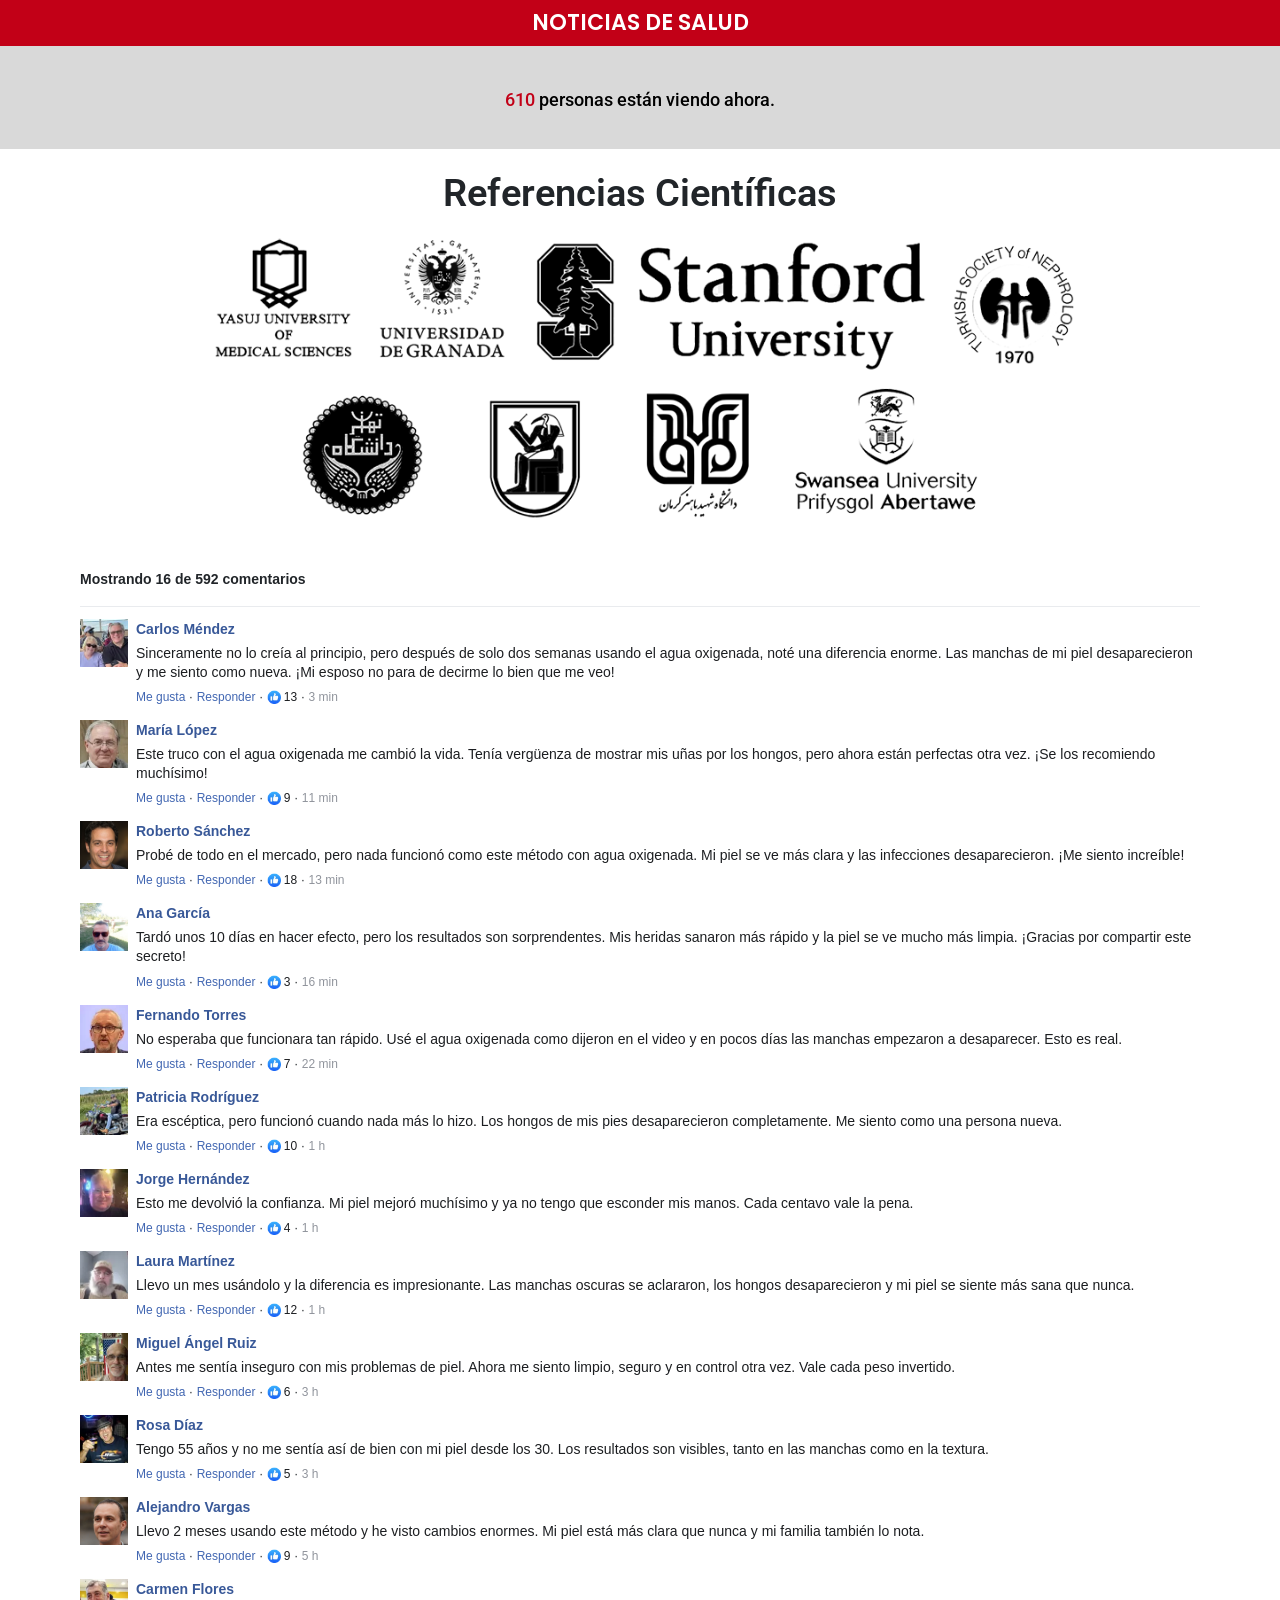
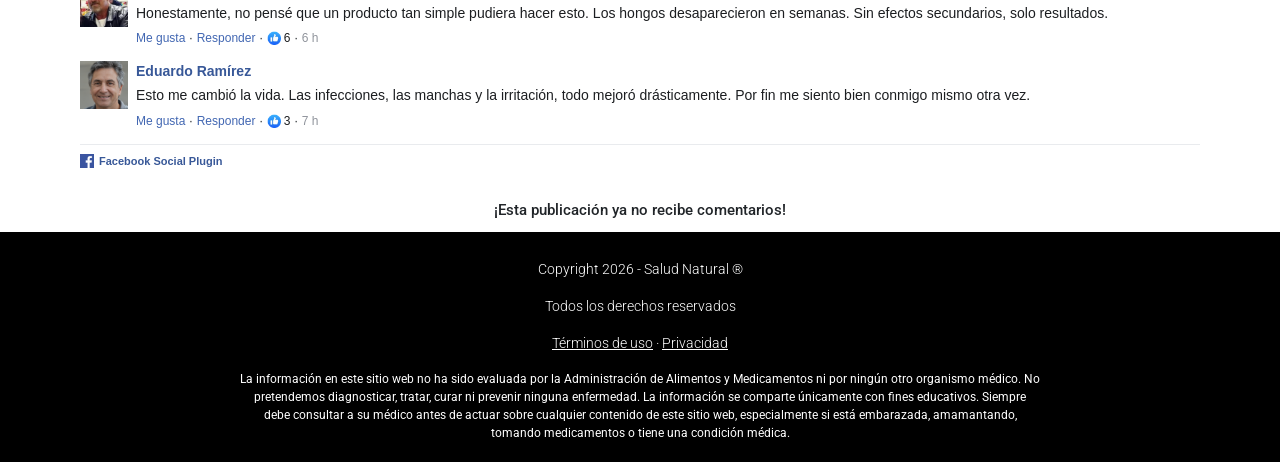
<file: perox.html>
<!DOCTYPE html>
<html lang="es" dir="ltr">
<head>
  <meta charset="UTF-8">
  <meta name="viewport" content="width=device-width,initial-scale=1,shrink-to-fit=no">
  <title>Mira Ahora</title>
  <meta name="robots" content="noindex, nofollow">
  <meta name="description" content="Mira Ahora">
  <meta property="og:type" content="website">
  <meta property="og:title" content="Mira Ahora">
  <meta property="og:description" content="Mira Ahora">
  <link rel="preconnect" href="https://fonts.googleapis.com">
  <link rel="preconnect" href="https://fonts.gstatic.com" crossorigin>
  <link href="https://fonts.googleapis.com/css2?family=Montserrat:ital,wght@0,400;0,600;0,700;0,800;0,900;1,700;1,800;1,900&family=Poppins:wght@600;700;800&family=Roboto:wght@300;400;500;600;700&display=swap" rel="stylesheet">
  <link rel="stylesheet" href="https://cdn.jsdelivr.net/npm/bootstrap@5.3.3/dist/css/bootstrap.min.css">
  <link rel="stylesheet" href="https://cdn.jsdelivr.net/npm/bootstrap-icons@1.11.3/font/bootstrap-icons.min.css">

  <script>!function(i,n){i._plt=i._plt||(n&&n.timeOrigin?n.timeOrigin+n.now():Date.now())}(window,performance);</script>
<link rel="preload" href="https://scripts.converteai.net/5b1fb3f8-51aa-44d0-af87-715d1007f2be/players/69afbb13f9af0697ab1be141/v4/player.js" as="script">
<link rel="preload" href="https://scripts.converteai.net/lib/js/smartplayer-wc/v4/smartplayer.js" as="script">
<link rel="preload" href="https://cdn.converteai.net/5b1fb3f8-51aa-44d0-af87-715d1007f2be/69afb33da61fe7c3c1e431db/main.m3u8" as="fetch">
<link rel="dns-prefetch" href="https://cdn.converteai.net">
<link rel="dns-prefetch" href="https://scripts.converteai.net">
<link rel="dns-prefetch" href="https://images.converteai.net">
<link rel="dns-prefetch" href="https://api.vturb.com.br">
  
  <script>
  window.pixelId = "69c2c389da734dc742b4e57a";
  var a = document.createElement("script");
  a.setAttribute("async", "");
  a.setAttribute("defer", "");
  a.setAttribute("src", "https://cdn.utmify.com.br/scripts/pixel/pixel.js");
  document.head.appendChild(a);
</script>
  <script>
  const link = 'https://mzcursos.com/back01-hydro-esp/';

  function setBackRedirect(url) {
    const sourceParams = document.location.search.replace('?', '').trim();
    let finalUrl = url.trim();

    if (sourceParams) {
      const separator = finalUrl.indexOf('?') > -1 ? '&' : '?';
      finalUrl = finalUrl + separator + sourceParams;
    }

    history.pushState({}, '', location.href);
    history.pushState({}, '', location.href);
    history.pushState({}, '', location.href);

    window.addEventListener('popstate', () => {
      console.log('onpopstate', finalUrl);
      setTimeout(() => {
        location.href = finalUrl;
      }, 1);
    });
  }

  setBackRedirect(link);
</script>

  <style>
    body { font-family:'Roboto',sans-serif; margin:0; padding:0; -webkit-font-smoothing:antialiased; overflow-x:hidden; background:#ffffff; user-select:none; }
    .top-banner { background:#c20017; padding:10px; text-align:center; }
    .top-banner h3 { font-family:'Poppins',sans-serif; font-weight:600; font-size:22px; line-height:26px; color:#fff; margin:0; }
    @media(max-width:480px){ .top-banner{padding:5px 10px} .top-banner h3{font-size:14px;line-height:20px} }
    .vsl-section { background:#d9d9d9; padding:20px; }
    @media(max-width:480px){ .vsl-section{padding:10px} }
    .vsl-headline { font-family:'Poppins',sans-serif; font-weight:700; font-size:24px; line-height:32px; text-align:center; color:#000; padding:0 10px 10px; }
    .vsl-headline span { color:#c20017; }
    @media(max-width:480px){ .vsl-headline{font-size:15px;line-height:22px} }
    .vsl-player { width:100%; padding:10px 0; }
    .vsl-player vturb-smartplayer { display:block; margin:0 auto; width:100%; }
    .watchers-text { text-align:center; font-size:18px; font-weight:500; color:#000; padding:0 10px; }
    .watchers-text span { color:#c20017; }
    @media(max-width:480px){ .watchers-text{font-size:15px;line-height:20px} }
    .products-outer { background:#d9d9d9; padding:20px 10px 40px; }
    @media(max-width:480px){ .products-outer{background:#000;padding:10px 8px 20px} }
    .product-box { background:#fff; border:1px solid #ccc; border-radius:20px; box-shadow:14px 12px 20px -12px rgba(0,0,0,.23); padding:35px 0; max-width:1140px; margin:0 auto; }
    @media(max-width:480px){ .product-box{padding:20px 10px} }
    .congrats-title { font-family:'Poppins',sans-serif; font-weight:800; font-size:36px; line-height:42px; text-align:center; color:#038a49; padding:0 20px; animation:zoomPulse 2s ease-in-out infinite; }
    .congrats-title .black { color:#000; }
    @keyframes zoomPulse { 0%,100%{transform:scale(1)} 50%{transform:scale(1.03)} }
    @media(max-width:480px){ .congrats-title{font-size:22px;line-height:29px;padding:0 5px} }
    .orders-text { font-family:'Poppins',sans-serif; font-weight:600; font-size:24px; text-align:center; color:#000; padding:10px 20px; }
    .orders-text span { color:#c20017; }
    @media(max-width:480px){ .orders-text{font-size:18px;line-height:30px;padding:0 5px} }
    .claim-title { font-family:'Poppins',sans-serif; font-weight:600; font-size:36px; text-align:center; color:#000; padding:50px 20px 20px; }
    .claim-title span { color:#c20017; }
    @media(max-width:480px){ .claim-title{font-size:22px;line-height:28px;padding:20px 5px 10px} }
    .faq-wrap { padding:40px 20px 0; }
    @media(max-width:480px){ .faq-wrap{padding:20px 5px 0} }
    .faq-wrap .acc-item { background:#f7f8fa; border-radius:10px; overflow:hidden; margin-bottom:12px; }
    .faq-wrap .acc-title { display:flex; justify-content:space-between; align-items:center; padding:15px 20px; cursor:pointer; font-family:'Poppins',sans-serif; font-weight:600; font-size:22px; user-select:none; }
    @media(max-width:480px){ .faq-wrap .acc-title{font-size:16px} }
    .faq-wrap .acc-icon { font-size:20px; color:#038a49; font-weight:700; transition:transform .3s; }
    .faq-wrap .acc-title.active .acc-icon { transform:rotate(45deg); }
    .faq-wrap .acc-body { max-height:0; overflow:hidden; transition:max-height .4s ease,padding .4s ease; padding:0 20px; font-family:'Roboto',sans-serif; font-weight:400; font-size:15px; line-height:1.6; }
    .faq-wrap .acc-body.open { max-height:300px; padding:0 20px 15px; }
    @media(max-width:480px){ .faq-wrap .acc-body{font-size:12px} }
    .references { text-align:center; padding:20px; }
    .references h2 { font-family:'Roboto',sans-serif; font-weight:600; font-size:38px; line-height:48px; }
    @media(max-width:480px){ .references h2{font-size:26px;line-height:32px} }
    .references img { width:70%; margin:0 auto; }
    @media(max-width:480px){ .references img{width:100%} }
    .comments-wrap { background:#fff; max-width:1140px; margin:0 auto; padding:20px 10px; }
    .co-header { font-family:Helvetica,Arial,sans-serif; font-weight:600; font-size:14px; border-bottom:1px solid #e9ebee; padding-bottom:16px; margin-bottom:12px; }
    .fb-comment { display:flex; align-items:flex-start; gap:8px; margin-bottom:14px; }
    .fb-avatar { width:48px; height:48px; flex-shrink:0; overflow:hidden; }
    .fb-avatar img { width:100%; height:100%; object-fit:cover; }
    .fb-user { color:#385898; font-weight:600; font-size:14px; font-family:Helvetica,Arial,sans-serif; text-transform:capitalize; }
    .fb-text { color:#1c1e21; font-size:14px; font-weight:400; font-family:Helvetica,Arial,sans-serif; line-height:19.12px; margin:4px 0 6px; word-break:break-word; }
    .fb-meta { display:flex; align-items:center; gap:4px; font-size:12px; font-family:Helvetica,Arial,sans-serif; }
    .fb-meta .act { color:#4267b2; cursor:pointer; }
    .fb-meta .act:hover { text-decoration:underline; }
    .fb-meta .likes { display:flex; align-items:center; gap:3px; color:#1c1e21; }
    .fb-meta .likes img { width:14px; height:14px; }
    .fb-meta .time { color:#90949c; }
    .co-footer { border-top:1px solid #e9ebee; padding-top:8px; display:flex; align-items:center; gap:5px; }
    .co-footer img { width:14px; height:14px; }
    .co-footer span { color:#385898; font-weight:600; font-family:Helvetica,Arial,sans-serif; font-size:11px; }
    .no-comments { text-align:center; font-size:15px; font-weight:500; padding:10px; background:#fff; max-width:1140px; margin:0 auto; }
    @media(max-width:480px){ .no-comments{font-size:13px} }
    .site-footer { background:#000; color:#fff; text-align:center; padding:20px 10px; font-size:14px; font-weight:300; }
    .site-footer p { margin-top:7px; }
    .site-footer a { color:#fff; }
    .site-footer a:hover { opacity:.75; }
    .site-footer .disc { font-size:12px; max-width:800px; margin:10px auto 0; line-height:1.5; font-weight:400; }
    @media(max-width:480px){ .site-footer{font-size:12px} .site-footer .disc{font-size:11px} }
    .atomicat-delay { display:none; }
    @media(max-width:600px){ .item-img{padding-top:12px;padding-bottom:14px} .item-img img{max-width:82%;height:auto;margin:10px auto 14px;display:block} .item-img .supply{margin-bottom:6px;font-size:.85rem} }
  </style>
</head>
<body>

  <!-- 1. BANNER SUPERIOR ROJO -->
  <div class="top-banner">
    <h3>NOTICIAS DE SALUD</h3>
  </div>

  <!-- 2. SECCIÓN VSL -->
  <div class="vsl-section">
    <div class="container">
      <div class="vsl-player">
        
       <vturb-smartplayer id="ab-69c100ad423ef7939cabbc0c" style="display: block; margin: 0 auto; width: 100%; "></vturb-smartplayer> <script type="text/javascript"> var s=document.createElement("script"); s.src="https://scripts.converteai.net/5b1fb3f8-51aa-44d0-af87-715d1007f2be/ab-test/69c100ad423ef7939cabbc0c/player.js", s.async=!0,document.head.appendChild(s); </script>

        
      </div>
      <p class="watchers-text"><span id="watcherCount">559</span> personas están viendo ahora.</p>
    </div>
  </div>

  <!-- 3. REFERENCIAS CIENTÍFICAS -->
  <div class="references">
    <h2>Referencias Científicas</h2>
    <img src="assets/FrxGnK2689358.png" alt="Referencias Científicas">
  </div>

  <!-- 4. COMENTARIOS -->
  <div class="comments-wrap">
    <div class="co-header">Mostrando 16 de 592 comentarios</div>
    <div class="fb-comment"><div class="fb-avatar"><img src="assets/FpbsYL7882844.webp" alt=""></div><div><div class="fb-user">Carlos Méndez</div><div class="fb-text">Sinceramente no lo creía al principio, pero después de solo dos semanas usando el agua oxigenada, noté una diferencia enorme. Las manchas de mi piel desaparecieron y me siento como nueva. ¡Mi esposo no para de decirme lo bien que me veo!</div><div class="fb-meta"><span class="act">Me gusta</span><span class="dot">·</span><span class="act">Responder</span><span class="dot">·</span><span class="likes"><img src="assets/fblike.webp" alt="">13</span><span class="dot">·</span><span class="time">3 min</span></div></div></div>
    <div class="fb-comment"><div class="fb-avatar"><img src="assets/IaGIjr8150094.webp" alt=""></div><div><div class="fb-user">María López</div><div class="fb-text">Este truco con el agua oxigenada me cambió la vida. Tenía vergüenza de mostrar mis uñas por los hongos, pero ahora están perfectas otra vez. ¡Se los recomiendo muchísimo!</div><div class="fb-meta"><span class="act">Me gusta</span><span class="dot">·</span><span class="act">Responder</span><span class="dot">·</span><span class="likes"><img src="assets/fblike.webp" alt="">9</span><span class="dot">·</span><span class="time">11 min</span></div></div></div>
    <div class="fb-comment"><div class="fb-avatar"><img src="assets/15374bf.jpeg" alt=""></div><div><div class="fb-user">Roberto Sánchez</div><div class="fb-text">Probé de todo en el mercado, pero nada funcionó como este método con agua oxigenada. Mi piel se ve más clara y las infecciones desaparecieron. ¡Me siento increíble!</div><div class="fb-meta"><span class="act">Me gusta</span><span class="dot">·</span><span class="act">Responder</span><span class="dot">·</span><span class="likes"><img src="assets/fblike.webp" alt="">18</span><span class="dot">·</span><span class="time">13 min</span></div></div></div>
    <div class="fb-comment"><div class="fb-avatar"><img src="assets/iyDkSp8150094.webp" alt=""></div><div><div class="fb-user">Ana García</div><div class="fb-text">Tardó unos 10 días en hacer efecto, pero los resultados son sorprendentes. Mis heridas sanaron más rápido y la piel se ve mucho más limpia. ¡Gracias por compartir este secreto!</div><div class="fb-meta"><span class="act">Me gusta</span><span class="dot">·</span><span class="act">Responder</span><span class="dot">·</span><span class="likes"><img src="assets/fblike.webp" alt="">3</span><span class="dot">·</span><span class="time">16 min</span></div></div></div>
    <div class="fb-comment"><div class="fb-avatar"><img src="assets/yNogej8150094.webp" alt=""></div><div><div class="fb-user">Fernando Torres</div><div class="fb-text">No esperaba que funcionara tan rápido. Usé el agua oxigenada como dijeron en el video y en pocos días las manchas empezaron a desaparecer. Esto es real.</div><div class="fb-meta"><span class="act">Me gusta</span><span class="dot">·</span><span class="act">Responder</span><span class="dot">·</span><span class="likes"><img src="assets/fblike.webp" alt="">7</span><span class="dot">·</span><span class="time">22 min</span></div></div></div>
    <div class="fb-comment"><div class="fb-avatar"><img src="assets/kjSqPR4172226.webp" alt=""></div><div><div class="fb-user">Patricia Rodríguez</div><div class="fb-text">Era escéptica, pero funcionó cuando nada más lo hizo. Los hongos de mis pies desaparecieron completamente. Me siento como una persona nueva.</div><div class="fb-meta"><span class="act">Me gusta</span><span class="dot">·</span><span class="act">Responder</span><span class="dot">·</span><span class="likes"><img src="assets/fblike.webp" alt="">10</span><span class="dot">·</span><span class="time">1 h</span></div></div></div>
    <div class="fb-comment"><div class="fb-avatar"><img src="assets/rMmyYF4172226.webp" alt=""></div><div><div class="fb-user">Jorge Hernández</div><div class="fb-text">Esto me devolvió la confianza. Mi piel mejoró muchísimo y ya no tengo que esconder mis manos. Cada centavo vale la pena.</div><div class="fb-meta"><span class="act">Me gusta</span><span class="dot">·</span><span class="act">Responder</span><span class="dot">·</span><span class="likes"><img src="assets/fblike.webp" alt="">4</span><span class="dot">·</span><span class="time">1 h</span></div></div></div>
    <div class="fb-comment"><div class="fb-avatar"><img src="assets/InCxFy4172226.webp" alt=""></div><div><div class="fb-user">Laura Martínez</div><div class="fb-text">Llevo un mes usándolo y la diferencia es impresionante. Las manchas oscuras se aclararon, los hongos desaparecieron y mi piel se siente más sana que nunca.</div><div class="fb-meta"><span class="act">Me gusta</span><span class="dot">·</span><span class="act">Responder</span><span class="dot">·</span><span class="likes"><img src="assets/fblike.webp" alt="">12</span><span class="dot">·</span><span class="time">1 h</span></div></div></div>
    <div class="fb-comment"><div class="fb-avatar"><img src="assets/aYvYEx4172226.webp" alt=""></div><div><div class="fb-user">Miguel Ángel Ruiz</div><div class="fb-text">Antes me sentía inseguro con mis problemas de piel. Ahora me siento limpio, seguro y en control otra vez. Vale cada peso invertido.</div><div class="fb-meta"><span class="act">Me gusta</span><span class="dot">·</span><span class="act">Responder</span><span class="dot">·</span><span class="likes"><img src="assets/fblike.webp" alt="">6</span><span class="dot">·</span><span class="time">3 h</span></div></div></div>
    <div class="fb-comment"><div class="fb-avatar"><img src="assets/qnegib4172226.webp" alt=""></div><div><div class="fb-user">Rosa Díaz</div><div class="fb-text">Tengo 55 años y no me sentía así de bien con mi piel desde los 30. Los resultados son visibles, tanto en las manchas como en la textura.</div><div class="fb-meta"><span class="act">Me gusta</span><span class="dot">·</span><span class="act">Responder</span><span class="dot">·</span><span class="likes"><img src="assets/fblike.webp" alt="">5</span><span class="dot">·</span><span class="time">3 h</span></div></div></div>
    <div class="fb-comment"><div class="fb-avatar"><img src="assets/RJmwhX2149658.jpeg" alt=""></div><div><div class="fb-user">Alejandro Vargas</div><div class="fb-text">Llevo 2 meses usando este método y he visto cambios enormes. Mi piel está más clara que nunca y mi familia también lo nota.</div><div class="fb-meta"><span class="act">Me gusta</span><span class="dot">·</span><span class="act">Responder</span><span class="dot">·</span><span class="likes"><img src="assets/fblike.webp" alt="">9</span><span class="dot">·</span><span class="time">5 h</span></div></div></div>
    <div class="fb-comment"><div class="fb-avatar"><img src="assets/sPEeua1670390.jpeg" alt=""></div><div><div class="fb-user">Carmen Flores</div><div class="fb-text">Honestamente, no pensé que un producto tan simple pudiera hacer esto. Los hongos desaparecieron en semanas. Sin efectos secundarios, solo resultados.</div><div class="fb-meta"><span class="act">Me gusta</span><span class="dot">·</span><span class="act">Responder</span><span class="dot">·</span><span class="likes"><img src="assets/fblike.webp" alt="">6</span><span class="dot">·</span><span class="time">6 h</span></div></div></div>
    <div class="fb-comment"><div class="fb-avatar"><img src="assets/giSlwc2121270.jpeg" alt=""></div><div><div class="fb-user">Eduardo Ramírez</div><div class="fb-text">Esto me cambió la vida. Las infecciones, las manchas y la irritación, todo mejoró drásticamente. Por fin me siento bien conmigo mismo otra vez.</div><div class="fb-meta"><span class="act">Me gusta</span><span class="dot">·</span><span class="act">Responder</span><span class="dot">·</span><span class="likes"><img src="assets/fblike.webp" alt="">3</span><span class="dot">·</span><span class="time">7 h</span></div></div></div>
    <div class="co-footer"><img src="assets/fblogo.webp" alt="Facebook"><span>Facebook Social Plugin</span></div>
  </div>
  <p class="no-comments">¡Esta publicación ya no recibe comentarios!</p>

  <!-- 5. PIE DE PÁGINA -->
  <footer class="site-footer">
    <p>Copyright 2026 - Salud Natural &reg;</p>
    <p>Todos los derechos reservados</p>
    <p><a href="terms.html">Términos de uso</a> &middot; <a href="privacy.html">Privacidad</a></p>
    <p class="disc">La información en este sitio web no ha sido evaluada por la Administración de Alimentos y Medicamentos ni por ningún otro organismo médico. No pretendemos diagnosticar, tratar, curar ni prevenir ninguna enfermedad. La información se comparte únicamente con fines educativos. Siempre debe consultar a su médico antes de actuar sobre cualquier contenido de este sitio web, especialmente si está embarazada, amamantando, tomando medicamentos o tiene una condición médica.</p>
  </footer>

  <script src="https://cdn.jsdelivr.net/npm/bootstrap@5.3.3/dist/js/bootstrap.bundle.min.js"></script>
  <script
  src="https://cdn.utmify.com.br/scripts/utms/latest.js"
  data-utmify-prevent-subids
  async
  defer
></script>
  <script>
    document.getElementById('watcherCount').textContent=Math.floor(Math.random()*301)+400;
    setTimeout(function(){var el=document.querySelector('.atomicat-delay');if(el)el.style.display='block'},100);
  </script>
</body>
</html>
</file>
<file: style.css>
/* SaludBlog - estilo principal */
:root {
  --bg: #ffffff;
  --text: #1f2937;
  --accent: #2563eb;
  --muted: #4b5563;
  --card: #f8fafc;
  --border: #e5e7eb;
}

* {
  box-sizing: border-box;
}

html {
  font-size: 16px;
  scroll-behavior: smooth;
}

body {
  margin: 0;
  font-family: Inter, system-ui, -apple-system, BlinkMacSystemFont, "Segoe UI", sans-serif;
  color: var(--text);
  background-color: var(--bg);
  line-height: 1.65;
}

img {
  max-width: 100%;
  display: block;
}

.container {
  width: min(1100px, calc(100% - 2rem));
  margin: 0 auto;
  padding: 2rem 0 4rem;
}

header {
  padding: 2rem 0 1rem;
}

header h1 {
  margin: 0;
  font-size: clamp(2.25rem, 4vw, 3rem);
  letter-spacing: -0.04em;
  color: #0f172a;
}

header p {
  margin: 1rem 0 0;
  max-width: 36rem;
  color: var(--muted);
  font-size: 1.05rem;
}

.intro {
  display: grid;
  gap: 1.5rem;
}

.main-grid {
  display: grid;
  grid-template-columns: 1fr 320px;
  gap: 2rem;
}

main article,
aside {
  background: var(--card);
  border: 1px solid var(--border);
  border-radius: 1rem;
  padding: 1.75rem;
}

article h2,
aside h2 {
  margin-top: 0;
  color: #111827;
}

section + section {
  margin-top: 2rem;
}

.card-list {
  display: grid;
  gap: 1.25rem;
}

.card-list .card {
  padding: 1.25rem;
  background: #ffffff;
  border: 1px solid #e2e8f0;
  border-radius: 0.9rem;
}

.card strong {
  display: block;
  margin-bottom: 0.5rem;
  color: #0b1220;
}

.note {
  font-size: 0.95rem;
  color: var(--muted);
  line-height: 1.75;
}

.disclaimer {
  border-left: 4px solid #2563eb;
  padding-left: 1rem;
  color: var(--muted);
  background: #eff6ff;
}

button {
  background: var(--accent);
  color: white;
  border: none;
  border-radius: 999px;
  padding: 0.9rem 1.3rem;
  cursor: pointer;
  font-weight: 600;
  transition: background-color 0.2s ease;
}

button:hover,
button:focus-visible {
  background: #1d4ed8;
}

footer {
  margin-top: 3rem;
  padding-top: 1.5rem;
  border-top: 1px solid var(--border);
  color: var(--muted);
  font-size: 0.95rem;
}

@media (max-width: 840px) {
  .main-grid {
    grid-template-columns: 1fr;
  }
}

@media (max-width: 560px) {
  .container {
    padding: 1.5rem 0 2.5rem;
  }

  button {
    width: 100%;
  }
}
</file>
